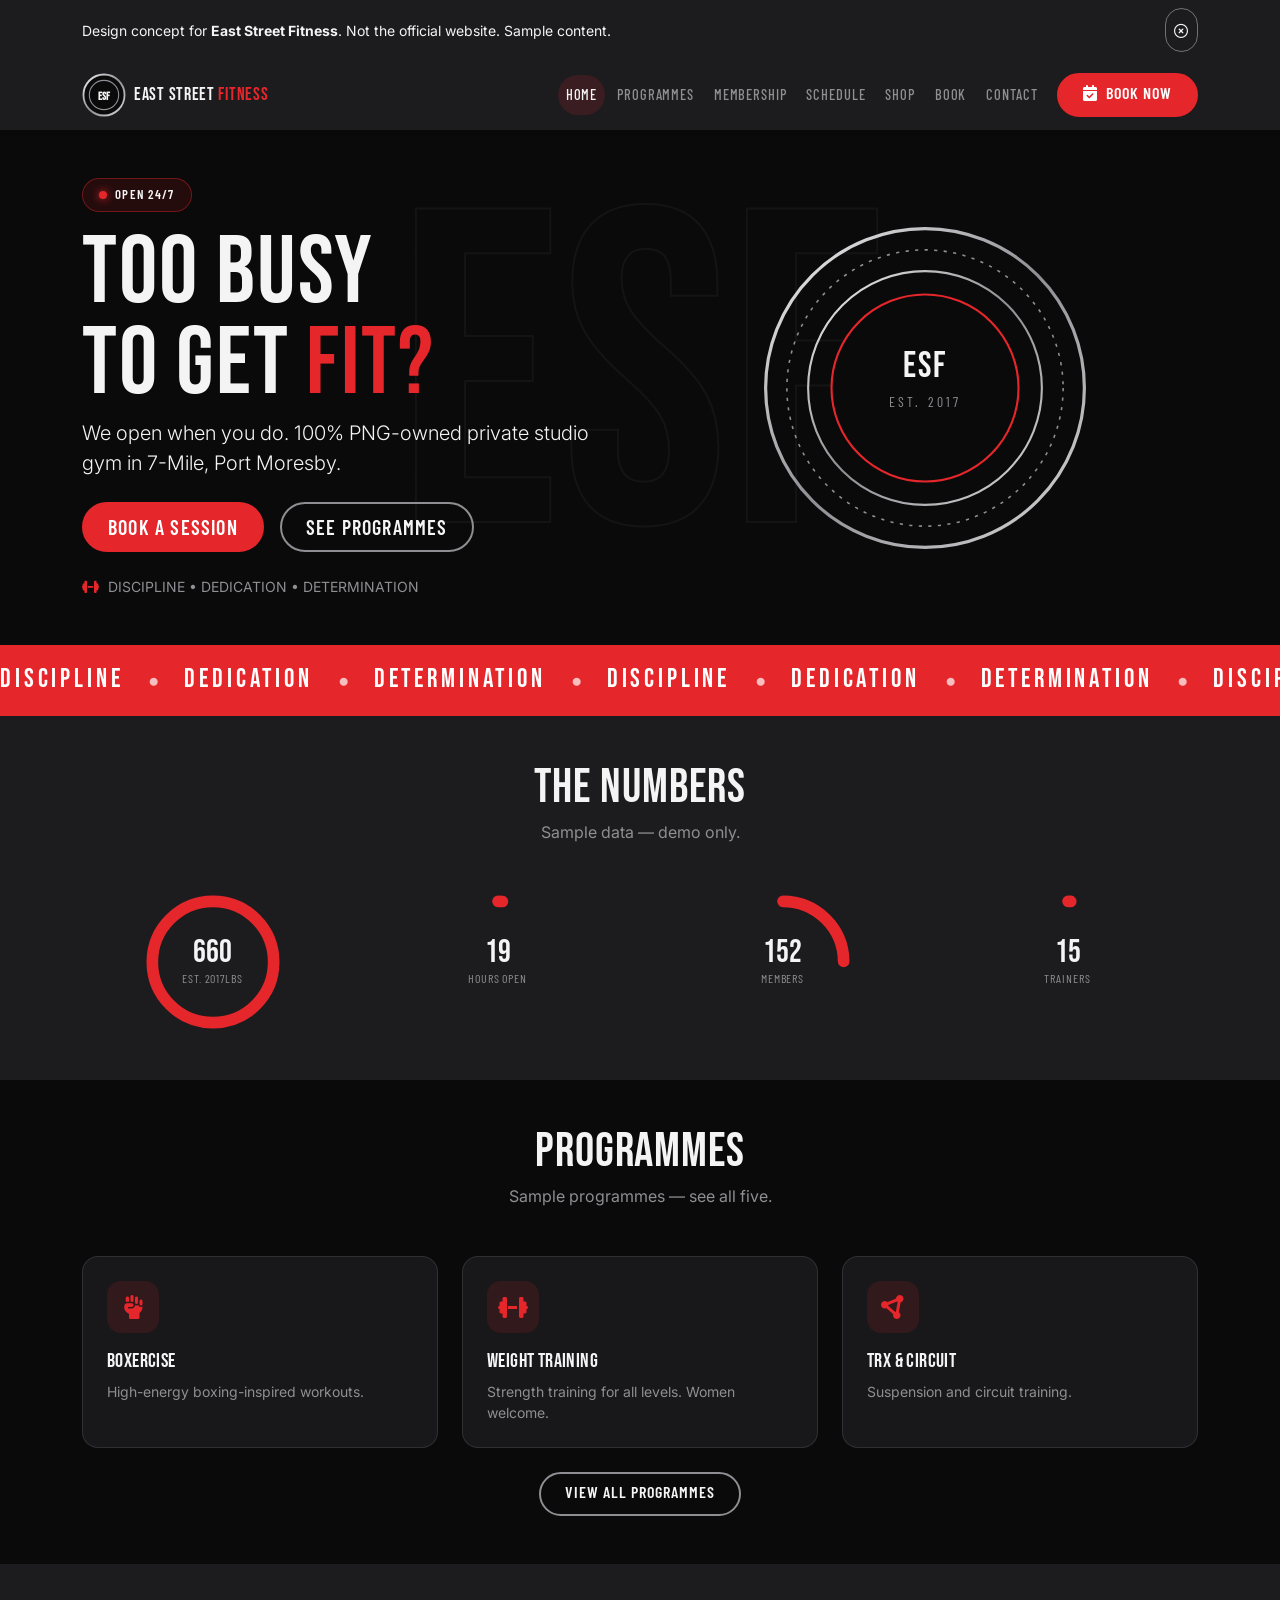
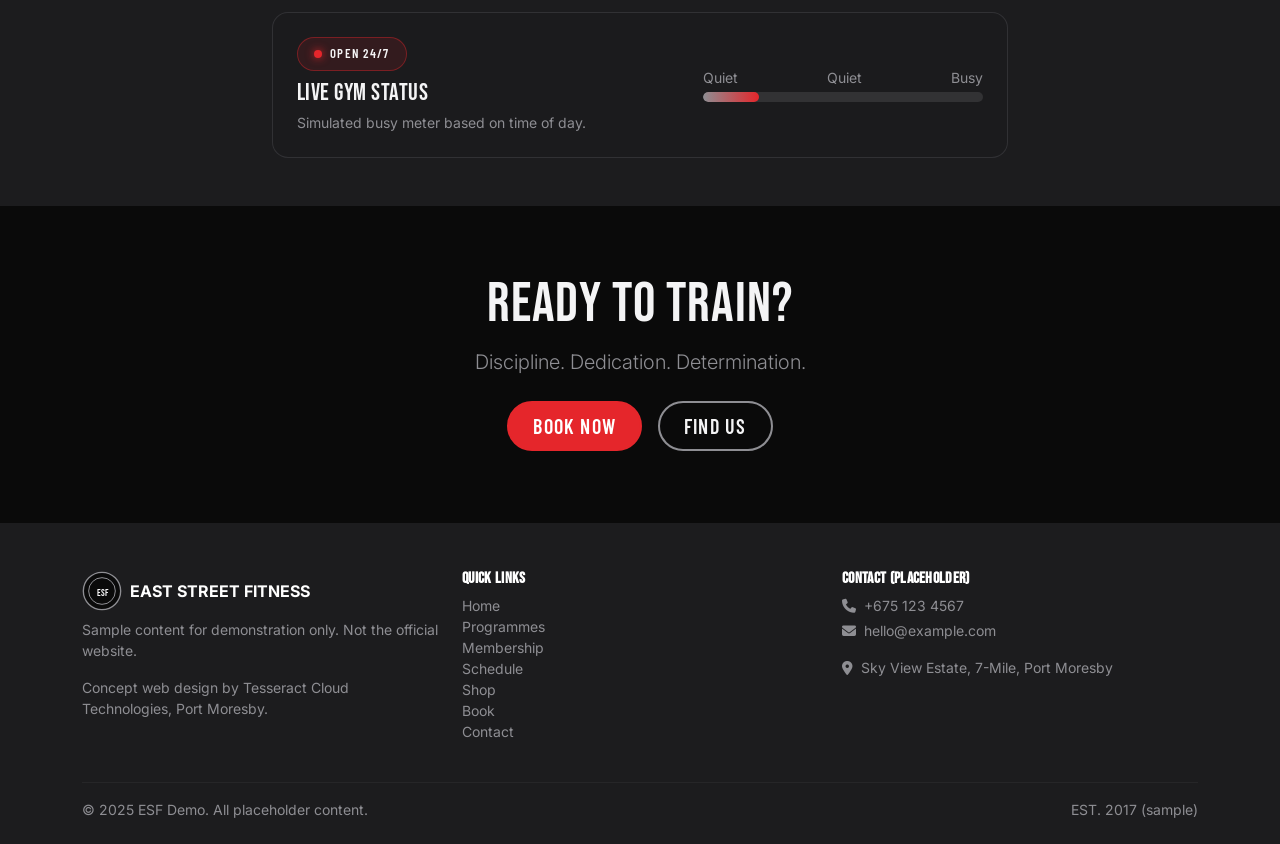
<file: index.html>
<!-- index.html -->
<!DOCTYPE html>
<html lang="en">
<head>
  <meta charset="UTF-8">
  <meta name="viewport" content="width=device-width, initial-scale=1.0">
  <title>East Street Fitness | Discipline. Dedication. Determination.</title>
  <meta name="description" content="100% PNG-owned 24-hour private studio gym at Sky View Estate, 7-Mile, Port Moresby. Personal training, group sessions, Fitwear.">
  <meta property="og:title" content="East Street Fitness | 24/7 Gym in Port Moresby">
  <meta property="og:description" content="Discipline. Dedication. Determination. Train with us 24/7.">
  <meta property="og:type" content="website">
  <meta property="og:url" content="https://example.com/esf">
  <meta property="og:image" content="https://via.placeholder.com/1200x630?text=East+Street+Fitness">
  <link rel="icon" href="data:image/svg+xml,%3Csvg xmlns='http://www.w3.org/2000/svg' viewBox='0 0 100 100'%3E%3Crect width='100' height='100' rx='14' fill='%230A0A0A'/%3E%3Ccircle cx='50' cy='50' r='38' fill='none' stroke='%23F4F4F5' stroke-width='4'/%3E%3Ccircle cx='50' cy='50' r='26' fill='none' stroke='%238E8E93' stroke-width='3'/%3E%3Ctext x='50' y='58' font-size='26' text-anchor='middle' fill='%23F4F4F5' font-family='Arial' font-weight='bold'%3EESF%3C/text%3E%3C/svg%3E">
  <link rel="preconnect" href="https://fonts.googleapis.com">
  <link rel="preconnect" href="https://fonts.gstatic.com" crossorigin>
  <link href="https://fonts.googleapis.com/css2?family=Bebas+Neue&family=Barlow+Condensed:wght@500;600;700&family=Inter:wght@400;500;600;700&display=swap" rel="stylesheet">
  <link href="https://cdn.jsdelivr.net/npm/bootstrap@5.3.3/dist/css/bootstrap.min.css" rel="stylesheet">
  <link rel="stylesheet" href="https://cdnjs.cloudflare.com/ajax/libs/font-awesome/6.5.2/css/all.min.css">
  <link rel="stylesheet" href="style.css">
</head>
<body>
  <a class="skip-link" href="#main">Skip to content</a>

  <div class="demo-bar text-center py-2 px-3" id="demoBar">
    <div class="container d-flex align-items-center justify-content-between flex-wrap gap-2">
      <span class="small mb-0">Design concept for <strong>East Street Fitness</strong>. Not the official website. Sample content.</span>
      <button class="btn btn-sm btn-outline-light rounded-pill" id="dismissDemoBar" aria-label="Dismiss demo bar"><i class="fa-regular fa-circle-xmark"></i></button>
    </div>
  </div>

  <nav class="navbar navbar-expand-lg navbar-dark bg-graphite sticky-top shadow-sm" aria-label="Main navigation">
    <div class="container">
      <a class="navbar-brand d-flex align-items-center gap-2" href="index.html">
        <span class="brand-badge" aria-hidden="true">
          <svg viewBox="0 0 60 60" width="44" height="44">
            <circle cx="30" cy="30" r="28" fill="#0A0A0A" stroke="url(#steelGrad)" stroke-width="2.5"/>
            <circle cx="30" cy="30" r="20" fill="none" stroke="#8E8E93" stroke-width="1.5"/>
            <text x="30" y="37" font-size="15" text-anchor="middle" fill="#F4F4F5" font-family="'Bebas Neue', Impact" font-weight="bold">ESF</text>
            <defs>
              <linearGradient id="steelGrad" x1="0" x2="1" y1="0" y2="1">
                <stop offset="0%" stop-color="#F4F4F5"/>
                <stop offset="50%" stop-color="#8E8E93"/>
                <stop offset="100%" stop-color="#D9D9DB"/>
              </linearGradient>
            </defs>
          </svg>
        </span>
        <span class="brand-text">EAST STREET <span class="text-red">FITNESS</span></span>
      </a>
      <button class="navbar-toggler" type="button" data-bs-toggle="collapse" data-bs-target="#mainNav" aria-controls="mainNav" aria-expanded="false" aria-label="Toggle navigation">
        <span class="navbar-toggler-icon"></span>
      </button>
      <div class="collapse navbar-collapse" id="mainNav">
        <ul class="navbar-nav ms-auto mb-2 mb-lg-0 gap-lg-1 align-items-lg-center">
          <li class="nav-item"><a class="nav-link active" aria-current="page" href="index.html">Home</a></li>
          <li class="nav-item"><a class="nav-link" href="programs.html">Programmes</a></li>
          <li class="nav-item"><a class="nav-link" href="membership.html">Membership</a></li>
          <li class="nav-item"><a class="nav-link" href="schedule.html">Schedule</a></li>
          <li class="nav-item"><a class="nav-link" href="shop.html">Shop</a></li>
          <li class="nav-item"><a class="nav-link" href="book.html">Book</a></li>
          <li class="nav-item"><a class="nav-link" href="contact.html">Contact</a></li>
          <li class="nav-item ms-lg-2 mt-2 mt-lg-0">
            <a class="btn btn-signal rounded-pill px-4" href="book.html">
              <i class="fa-solid fa-calendar-check me-1"></i> Book now
            </a>
          </li>
        </ul>
      </div>
    </div>
  </nav>

  <main id="main">
    <!-- HERO -->
    <section class="hero position-relative overflow-hidden">
      <div class="watermark-monogram" aria-hidden="true">ESF</div>
      <div class="container position-relative py-5">
        <div class="row align-items-center g-4 flex-column-reverse flex-lg-row">
          <div class="col-lg-6 text-center text-lg-start">
            <span class="badge-status mb-3"><span class="status-dot"></span> Open 24/7</span>
            <h1 class="display-1 hero-title">TOO BUSY<br>TO GET <span class="text-red">FIT?</span></h1>
            <p class="lead mb-4 text-steel">We open when you do. 100% PNG-owned private studio gym in 7-Mile, Port Moresby.</p>
            <div class="d-flex flex-wrap gap-3 justify-content-center justify-content-lg-start">
              <a href="book.html" class="btn btn-signal btn-lg px-4 rounded-pill">Book a session</a>
              <a href="programs.html" class="btn btn-outline-steel btn-lg px-4 rounded-pill">See programmes</a>
            </div>
            <p class="small text-steel-muted mt-4 mb-0"><i class="fa-solid fa-dumbbell me-1 text-red"></i> DISCIPLINE • DEDICATION • DETERMINATION</p>
          </div>
          <div class="col-lg-6 text-center">
            <div class="hero-badge-wrap">
              <svg viewBox="0 0 320 320" class="hero-badge" role="img" aria-label="East Street Fitness circular badge with concentric rings">
                <defs>
                  <linearGradient id="ringGrad" x1="0" x2="1" y1="0" y2="1">
                    <stop offset="0%" stop-color="#F4F4F5"/>
                    <stop offset="50%" stop-color="#8E8E93"/>
                    <stop offset="100%" stop-color="#D9D9DB"/>
                  </linearGradient>
                </defs>
                <circle cx="160" cy="160" r="150" fill="none" stroke="url(#ringGrad)" stroke-width="3"/>
                <circle cx="160" cy="160" r="130" fill="none" stroke="#8E8E93" stroke-width="1.5" stroke-dasharray="3 6"/>
                <circle cx="160" cy="160" r="110" fill="none" stroke="url(#ringGrad)" stroke-width="2"/>
                <circle cx="160" cy="160" r="88" fill="#0A0A0A" stroke="#E5262B" stroke-width="2"/>
                <text x="160" y="150" font-family="'Bebas Neue', Impact" font-size="34" text-anchor="middle" fill="#F4F4F5" letter-spacing="2">ESF</text>
                <text x="160" y="178" font-family="'Barlow Condensed', sans-serif" font-size="13" text-anchor="middle" fill="#8E8E93" letter-spacing="3">EST. 2017</text>
              </svg>
            </div>
          </div>
        </div>
      </div>
      <!-- <div class="diagonal-panel" aria-hidden="true"></div> -->
    </section>

    <!-- MARQUEE -->
    <div class="marquee-band overflow-hidden">
      <div class="marquee-track d-flex gap-4 py-3">
        <span class="marquee-item">DISCIPLINE</span><span class="marquee-dot">•</span>
        <span class="marquee-item">DEDICATION</span><span class="marquee-dot">•</span>
        <span class="marquee-item">DETERMINATION</span><span class="marquee-dot">•</span>
        <span class="marquee-item">DISCIPLINE</span><span class="marquee-dot">•</span>
        <span class="marquee-item">DEDICATION</span><span class="marquee-dot">•</span>
        <span class="marquee-item">DETERMINATION</span><span class="marquee-dot">•</span>
        <span class="marquee-item">DISCIPLINE</span><span class="marquee-dot">•</span>
        <span class="marquee-item">DEDICATION</span><span class="marquee-dot">•</span>
        <span class="marquee-item">DETERMINATION</span><span class="marquee-dot">•</span>
      </div>
    </div>

    <!-- STATS / PLATE GAUGES -->
    <section class="py-5 bg-graphite">
      <div class="container">
        <div class="text-center mb-5">
          <h2 class="display-5">The numbers</h2>
          <p class="text-steel-muted">Sample data — demo only.</p>
        </div>
        <div class="row g-4 text-center">
          <div class="col-6 col-md-3">
            <div class="plate-gauge" data-target="2017">
              <svg viewBox="0 0 120 120" class="gauge-svg">
                <circle cx="60" cy="60" r="52" fill="none" stroke="#1C1C1E" stroke-width="10"/>
                <circle cx="60" cy="60" r="52" fill="none" stroke="#E5262B" stroke-width="10" stroke-dasharray="327" stroke-dashoffset="327" stroke-linecap="round" class="gauge-fill"/>
              </svg>
              <div class="gauge-label"><span class="counter-value" data-target="2017">0</span><small>est. 2017lbs</small></div>
            </div>
          </div>
          <div class="col-6 col-md-3">
            <div class="plate-gauge" data-target="24">
              <svg viewBox="0 0 120 120" class="gauge-svg">
                <circle cx="60" cy="60" r="52" fill="none" stroke="#1C1C1E" stroke-width="10"/>
                <circle cx="60" cy="60" r="52" fill="none" stroke="#E5262B" stroke-width="10" stroke-dasharray="327" stroke-dashoffset="327" stroke-linecap="round" class="gauge-fill"/>
              </svg>
              <div class="gauge-label"><span class="counter-value" data-target="24">0</span><small>hours open</small></div>
            </div>
          </div>
          <div class="col-6 col-md-3">
            <div class="plate-gauge" data-target="500">
              <svg viewBox="0 0 120 120" class="gauge-svg">
                <circle cx="60" cy="60" r="52" fill="none" stroke="#1C1C1E" stroke-width="10"/>
                <circle cx="60" cy="60" r="52" fill="none" stroke="#E5262B" stroke-width="10" stroke-dasharray="327" stroke-dashoffset="327" stroke-linecap="round" class="gauge-fill"/>
              </svg>
              <div class="gauge-label"><span class="counter-value" data-target="500">0</span><small>members</small></div>
            </div>
          </div>
          <div class="col-6 col-md-3">
            <div class="plate-gauge" data-target="15">
              <svg viewBox="0 0 120 120" class="gauge-svg">
                <circle cx="60" cy="60" r="52" fill="none" stroke="#1C1C1E" stroke-width="10"/>
                <circle cx="60" cy="60" r="52" fill="none" stroke="#E5262B" stroke-width="10" stroke-dasharray="327" stroke-dashoffset="327" stroke-linecap="round" class="gauge-fill"/>
              </svg>
              <div class="gauge-label"><span class="counter-value" data-target="15">0</span><small>trainers</small></div>
            </div>
          </div>
        </div>
      </div>
    </section>

    <!-- PROGRAMMES PREVIEW -->
    <section class="py-5 bg-charcoal">
      <div class="container">
        <div class="text-center mb-5">
          <h2 class="display-5">Programmes</h2>
          <p class="text-steel-muted">Sample programmes — see all five.</p>
        </div>
        <div class="row g-4">
          <div class="col-md-4">
            <div class="programme-card p-4 h-100">
              <div class="programme-icon mb-3"><i class="fa-solid fa-hand-fist"></i></div>
              <h3 class="h5">Boxercise</h3>
              <p class="text-steel-muted small mb-0">High-energy boxing-inspired workouts.</p>
            </div>
          </div>
          <div class="col-md-4">
            <div class="programme-card p-4 h-100">
              <div class="programme-icon mb-3"><i class="fa-solid fa-dumbbell"></i></div>
              <h3 class="h5">Weight training</h3>
              <p class="text-steel-muted small mb-0">Strength training for all levels. Women welcome.</p>
            </div>
          </div>
          <div class="col-md-4">
            <div class="programme-card p-4 h-100">
              <div class="programme-icon mb-3"><i class="fa-solid fa-circle-nodes"></i></div>
              <h3 class="h5">TRX & circuit</h3>
              <p class="text-steel-muted small mb-0">Suspension and circuit training.</p>
            </div>
          </div>
        </div>
        <div class="text-center mt-4">
          <a href="programs.html" class="btn btn-outline-steel rounded-pill px-4">View all programmes</a>
        </div>
      </div>
    </section>

    <!-- LIVE GYM STATUS -->
    <section class="py-5 bg-graphite">
      <div class="container">
        <div class="row justify-content-center">
          <div class="col-lg-8">
            <div class="live-status-card p-4 rounded-4">
              <div class="d-flex flex-wrap justify-content-between align-items-center gap-3">
                <div>
                  <span class="badge-status mb-2"><span class="status-dot"></span> Open 24/7</span>
                  <h2 class="h4 mb-1">Live gym status</h2>
                  <p class="text-steel-muted small mb-0">Simulated busy meter based on time of day.</p>
                </div>
                <div class="busy-meter-wrap">
                  <div class="d-flex justify-content-between small text-steel-muted mb-1">
                    <span>Quiet</span><span id="busyLabel">Moderate</span><span>Busy</span>
                  </div>
                  <div class="busy-meter"><div class="busy-fill" id="busyFill"></div></div>
                </div>
              </div>
            </div>
          </div>
        </div>
      </div>
    </section>

    <!-- CTA -->
    <section class="py-5 bg-charcoal text-center">
      <div class="container py-4">
        <h2 class="display-4 mb-3">Ready to train?</h2>
        <p class="lead text-steel-muted mb-4">Discipline. Dedication. Determination.</p>
        <div class="d-flex flex-wrap gap-3 justify-content-center">
          <a href="book.html" class="btn btn-signal btn-lg px-4 rounded-pill">Book now</a>
          <a href="contact.html" class="btn btn-outline-steel btn-lg px-4 rounded-pill">Find us</a>
        </div>
      </div>
    </section>
  </main>

  <footer class="footer bg-graphite text-steel pt-5 pb-4">
    <div class="container">
      <div class="row g-4">
        <div class="col-md-4">
          <div class="d-flex align-items-center gap-2 mb-2">
            <svg viewBox="0 0 60 60" width="40" height="40"><circle cx="30" cy="30" r="28" fill="#0A0A0A" stroke="#8E8E93" stroke-width="2"/><circle cx="30" cy="30" r="20" fill="none" stroke="#8E8E93" stroke-width="1.5"/><text x="30" y="37" font-size="15" text-anchor="middle" fill="#F4F4F5" font-family="'Bebas Neue', Impact">ESF</text></svg>
            <span class="fw-bold text-white">EAST STREET FITNESS</span>
          </div>
          <p class="small text-steel-muted">Sample content for demonstration only. Not the official website.</p>
          <p class="small text-steel-muted">Concept web design by Tesseract Cloud Technologies, Port Moresby.</p>
        </div>
        <div class="col-md-4">
          <h6 class="fw-semibold text-white">Quick links</h6>
          <ul class="list-unstyled small">
            <li><a href="index.html" class="text-steel-muted text-decoration-none">Home</a></li>
            <li><a href="programs.html" class="text-steel-muted text-decoration-none">Programmes</a></li>
            <li><a href="membership.html" class="text-steel-muted text-decoration-none">Membership</a></li>
            <li><a href="schedule.html" class="text-steel-muted text-decoration-none">Schedule</a></li>
            <li><a href="shop.html" class="text-steel-muted text-decoration-none">Shop</a></li>
            <li><a href="book.html" class="text-steel-muted text-decoration-none">Book</a></li>
            <li><a href="contact.html" class="text-steel-muted text-decoration-none">Contact</a></li>
          </ul>
        </div>
        <div class="col-md-4">
          <h6 class="fw-semibold text-white">Contact (placeholder)</h6>
          <p class="small text-steel-muted mb-1"><i class="fa-solid fa-phone me-2"></i>+675 123 4567</p>
          <p class="small text-steel-muted"><i class="fa-solid fa-envelope me-2"></i>hello@example.com</p>
          <p class="small text-steel-muted"><i class="fa-solid fa-location-dot me-2"></i>Sky View Estate, 7-Mile, Port Moresby</p>
        </div>
      </div>
      <hr class="border-steel opacity-25 mt-4">
      <div class="d-flex flex-wrap justify-content-between align-items-center small text-steel-muted">
        <span>© 2025 ESF Demo. All placeholder content.</span>
        <span>EST. 2017 (sample)</span>
      </div>
    </div>
  </footer>

  <div class="mobile-action-bar d-block d-sm-none fixed-bottom bg-graphite border-top border-steel shadow-sm py-2">
    <div class="container d-flex justify-content-around">
      <a href="book.html" class="btn btn-signal rounded-pill px-3 py-2" aria-label="Book a session"><i class="fa-solid fa-calendar-check me-1"></i> Book</a>
      <a href="https://wa.me/67512345678?text=Hello%20East%20Street%20Fitness%20demo" class="btn btn-success rounded-pill px-3 py-2" aria-label="WhatsApp us"><i class="fa-brands fa-whatsapp me-1"></i> WhatsApp</a>
    </div>
  </div>

  <script src="https://cdn.jsdelivr.net/npm/bootstrap@5.3.3/dist/js/bootstrap.bundle.min.js"></script>
  <script src="main.js"></script>
</body>
</html>
</file>
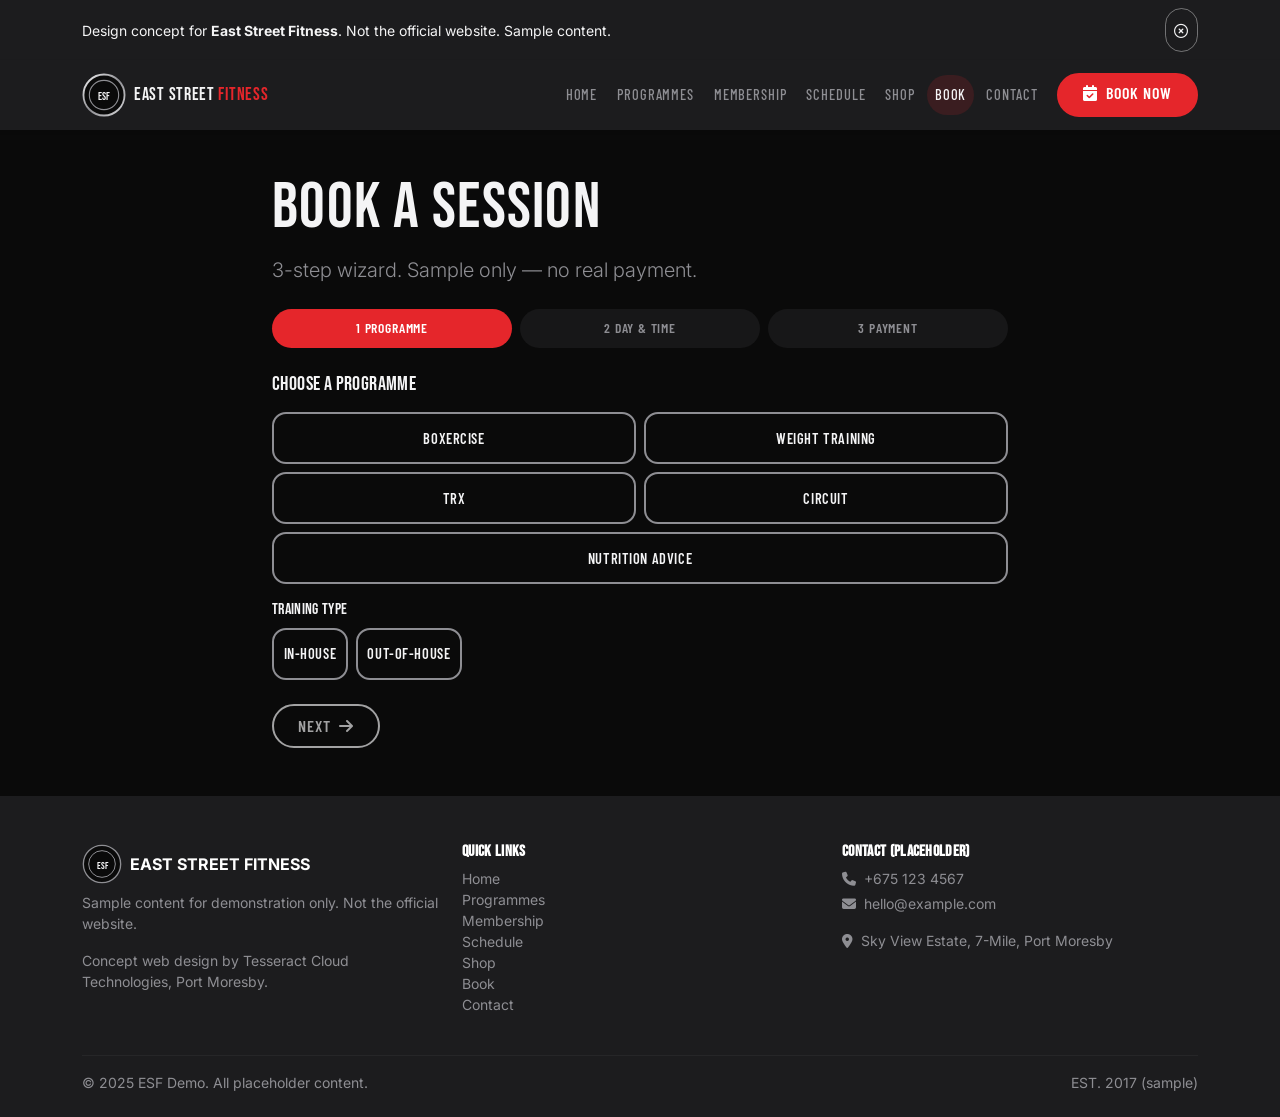
<file: book.html>
<!-- book.html -->
<!DOCTYPE html>
<html lang="en">
<head>
  <meta charset="UTF-8">
  <meta name="viewport" content="width=device-width, initial-scale=1.0">
  <title>Book a Session | East Street Fitness</title>
  <meta name="description" content="3-step booking wizard with demo payment. Sample booking flow for ESF.">
  <meta property="og:title" content="Book – East Street Fitness">
  <meta property="og:description" content="3-step booking wizard with payment mockup.">
  <meta property="og:type" content="website">
  <meta property="og:url" content="https://example.com/esf/book">
  <meta property="og:image" content="https://via.placeholder.com/1200x630?text=Book">
  <link rel="icon" href="data:image/svg+xml,%3Csvg xmlns='http://www.w3.org/2000/svg' viewBox='0 0 100 100'%3E%3Crect width='100' height='100' rx='14' fill='%230A0A0A'/%3E%3Ccircle cx='50' cy='50' r='38' fill='none' stroke='%23F4F4F5' stroke-width='4'/%3E%3Ccircle cx='50' cy='50' r='26' fill='none' stroke='%238E8E93' stroke-width='3'/%3E%3Ctext x='50' y='58' font-size='26' text-anchor='middle' fill='%23F4F4F5' font-family='Arial' font-weight='bold'%3EESF%3C/text%3E%3C/svg%3E">
  <link rel="preconnect" href="https://fonts.googleapis.com">
  <link rel="preconnect" href="https://fonts.gstatic.com" crossorigin>
  <link href="https://fonts.googleapis.com/css2?family=Bebas+Neue&family=Barlow+Condensed:wght@500;600;700&family=Inter:wght@400;500;600;700&display=swap" rel="stylesheet">
  <link href="https://cdn.jsdelivr.net/npm/bootstrap@5.3.3/dist/css/bootstrap.min.css" rel="stylesheet">
  <link rel="stylesheet" href="https://cdnjs.cloudflare.com/ajax/libs/font-awesome/6.5.2/css/all.min.css">
  <link rel="stylesheet" href="style.css">
</head>
<body>
  <a class="skip-link" href="#main">Skip to content</a>

  <div class="demo-bar text-center py-2 px-3" id="demoBar">
    <div class="container d-flex align-items-center justify-content-between flex-wrap gap-2">
      <span class="small mb-0">Design concept for <strong>East Street Fitness</strong>. Not the official website. Sample content.</span>
      <button class="btn btn-sm btn-outline-light rounded-pill" id="dismissDemoBar" aria-label="Dismiss demo bar"><i class="fa-regular fa-circle-xmark"></i></button>
    </div>
  </div>

  <nav class="navbar navbar-expand-lg navbar-dark bg-graphite sticky-top shadow-sm" aria-label="Main navigation">
    <div class="container">
      <a class="navbar-brand d-flex align-items-center gap-2" href="index.html">
        <span class="brand-badge" aria-hidden="true"><svg viewBox="0 0 60 60" width="44" height="44"><circle cx="30" cy="30" r="28" fill="#0A0A0A" stroke="url(#steelGrad)" stroke-width="2.5"/><circle cx="30" cy="30" r="20" fill="none" stroke="#8E8E93" stroke-width="1.5"/><text x="30" y="37" font-size="15" text-anchor="middle" fill="#F4F4F5" font-family="'Bebas Neue', Impact">ESF</text><defs><linearGradient id="steelGrad" x1="0" x2="1" y1="0" y2="1"><stop offset="0%" stop-color="#F4F4F5"/><stop offset="50%" stop-color="#8E8E93"/><stop offset="100%" stop-color="#D9D9DB"/></linearGradient></defs></svg></span>
        <span class="brand-text">EAST STREET <span class="text-red">FITNESS</span></span>
      </a>
      <button class="navbar-toggler" type="button" data-bs-toggle="collapse" data-bs-target="#mainNav" aria-controls="mainNav" aria-expanded="false" aria-label="Toggle navigation"><span class="navbar-toggler-icon"></span></button>
      <div class="collapse navbar-collapse" id="mainNav">
        <ul class="navbar-nav ms-auto mb-2 mb-lg-0 gap-lg-1 align-items-lg-center">
          <li class="nav-item"><a class="nav-link" href="index.html">Home</a></li>
          <li class="nav-item"><a class="nav-link" href="programs.html">Programmes</a></li>
          <li class="nav-item"><a class="nav-link" href="membership.html">Membership</a></li>
          <li class="nav-item"><a class="nav-link" href="schedule.html">Schedule</a></li>
          <li class="nav-item"><a class="nav-link" href="shop.html">Shop</a></li>
          <li class="nav-item"><a class="nav-link active" aria-current="page" href="book.html">Book</a></li>
          <li class="nav-item"><a class="nav-link" href="contact.html">Contact</a></li>
          <li class="nav-item ms-lg-2 mt-2 mt-lg-0"><a class="btn btn-signal rounded-pill px-4" href="book.html"><i class="fa-solid fa-calendar-check me-1"></i> Book now</a></li>
        </ul>
      </div>
    </div>
  </nav>

  <main id="main">
    <section class="py-5 bg-charcoal">
      <div class="container">
        <div class="row justify-content-center">
          <div class="col-lg-8">
            <h1 class="display-3 mb-3">Book a session</h1>
            <p class="lead text-steel-muted mb-4">3-step wizard. Sample only — no real payment.</p>

            <!-- Wizard -->
            <div class="wizard-wrap">
              <!-- Step indicators -->
              <div class="wizard-steps d-flex gap-2 mb-4">
                <div class="wizard-step active" data-step="1">1 <span>Programme</span></div>
                <div class="wizard-step" data-step="2">2 <span>Day & time</span></div>
                <div class="wizard-step" data-step="3">3 <span>Payment</span></div>
              </div>

              <!-- Step 1 -->
              <div class="wizard-panel" id="wizardStep1">
                <h2 class="h5 mb-3">Choose a programme</h2>
                <div class="row g-2 mb-3">
                  <div class="col-6"><button class="btn wizard-option w-100" data-programme="Boxercise">Boxercise</button></div>
                  <div class="col-6"><button class="btn wizard-option w-100" data-programme="Weight training">Weight training</button></div>
                  <div class="col-6"><button class="btn wizard-option w-100" data-programme="TRX">TRX</button></div>
                  <div class="col-6"><button class="btn wizard-option w-100" data-programme="Circuit">Circuit</button></div>
                  <div class="col-12"><button class="btn wizard-option w-100" data-programme="Nutrition advice">Nutrition advice</button></div>
                </div>
                <h2 class="h6 mb-2">Training type</h2>
                <div class="d-flex gap-2 mb-4">
                  <button class="btn wizard-option" data-type="inhouse">In-house</button>
                  <button class="btn wizard-option" data-type="outofhouse">Out-of-house</button>
                </div>
                <button class="btn btn-signal rounded-pill px-4" id="wizardNext1" disabled>Next <i class="fa-solid fa-arrow-right ms-1"></i></button>
              </div>

              <!-- Step 2 -->
              <div class="wizard-panel d-none" id="wizardStep2">
                <h2 class="h5 mb-3">Pick a day</h2>
                <div class="d-flex gap-2 overflow-auto pb-2 mb-3">
                  <button class="btn wizard-option day-option" data-day="Mon">Mon</button>
                  <button class="btn wizard-option day-option" data-day="Tue">Tue</button>
                  <button class="btn wizard-option day-option" data-day="Wed">Wed</button>
                  <button class="btn wizard-option day-option" data-day="Thu">Thu</button>
                  <button class="btn wizard-option day-option" data-day="Fri">Fri</button>
                  <button class="btn wizard-option day-option" data-day="Sat">Sat</button>
                </div>
                <h2 class="h5 mb-3">Pick a time</h2>
                <div class="row g-2 mb-4" id="timeSlots">
                  <div class="col-4 col-md-3"><button class="btn wizard-option w-100 time-slot" data-time="6:00">6:00</button></div>
                  <div class="col-4 col-md-3"><button class="btn wizard-option w-100 time-slot" data-time="9:00">9:00</button></div>
                  <div class="col-4 col-md-3"><button class="btn wizard-option w-100 time-slot" data-time="12:00">12:00</button></div>
                  <div class="col-4 col-md-3"><button class="btn wizard-option w-100 time-slot" data-time="17:00">17:00</button></div>
                  <div class="col-4 col-md-3"><button class="btn wizard-option w-100 time-slot" data-time="19:00">19:00</button></div>
                </div>
                <div class="d-flex gap-2">
                  <button class="btn btn-outline-steel rounded-pill px-4" id="wizardBack2"><i class="fa-solid fa-arrow-left me-1"></i> Back</button>
                  <button class="btn btn-signal rounded-pill px-4" id="wizardNext2" disabled>Next <i class="fa-solid fa-arrow-right ms-1"></i></button>
                </div>
              </div>

              <!-- Step 3 -->
              <div class="wizard-panel d-none" id="wizardStep3">
                <h2 class="h5 mb-3">Review & pay</h2>
                <div class="review-box p-3 rounded-3 mb-3">
                  <p class="mb-1"><strong>Programme:</strong> <span id="reviewProgramme">—</span></p>
                  <p class="mb-1"><strong>Type:</strong> <span id="reviewType">—</span></p>
                  <p class="mb-1"><strong>Day:</strong> <span id="reviewDay">—</span></p>
                  <p class="mb-1"><strong>Time:</strong> <span id="reviewTime">—</span></p>
                  <p class="mb-0"><strong>Price:</strong> <span id="reviewPrice">K30</span></p>
                </div>
                <div class="mb-3">
                  <label class="form-label text-steel">Payment method</label>
                  <div class="d-flex gap-2 mb-2">
                    <button class="btn wizard-option active" data-pay="card">Card</button>
                    <button class="btn wizard-option" data-pay="mobile">Mobile money</button>
                  </div>
                  <div id="cardFields">
                    <input type="text" class="form-control mb-2" placeholder="Card number (demo)" maxlength="19" inputmode="numeric">
                    <div class="d-flex gap-2">
                      <input type="text" class="form-control" placeholder="MM/YY" maxlength="5">
                      <input type="text" class="form-control" placeholder="CVC" maxlength="4">
                    </div>
                  </div>
                  <div id="mobileFields" class="d-none">
                    <input type="tel" class="form-control" placeholder="Mobile number (demo)" inputmode="tel">
                  </div>
                </div>
                <div class="d-flex gap-2">
                  <button class="btn btn-outline-steel rounded-pill px-4" id="wizardBack3"><i class="fa-solid fa-arrow-left me-1"></i> Back</button>
                  <button class="btn btn-signal rounded-pill px-4" id="wizardConfirm">Confirm booking</button>
                </div>
              </div>

              <!-- Confirmation -->
              <div class="wizard-panel d-none" id="wizardConfirmation">
                <div class="confirmation-card p-4 rounded-4 text-center">
                  <i class="fa-solid fa-circle-check fa-3x text-red mb-3"></i>
                  <h2 class="h4">Booking confirmed!</h2>
                  <p class="text-steel-muted">Sample confirmation — no real payment was processed.</p>
                  <p class="mb-1"><strong>Reference:</strong> <span id="bookingRef">ESF-XXXX</span></p>
                  <p class="small text-steel-muted mb-3">Keep this reference for your records.</p>
                  <a href="index.html" class="btn btn-outline-steel rounded-pill px-4">Back to home</a>
                </div>
              </div>
            </div>
          </div>
        </div>
      </div>
    </section>
  </main>

  <footer class="footer bg-graphite text-steel pt-5 pb-4">
    <div class="container">
      <div class="row g-4">
        <div class="col-md-4">
          <div class="d-flex align-items-center gap-2 mb-2">
            <svg viewBox="0 0 60 60" width="40" height="40"><circle cx="30" cy="30" r="28" fill="#0A0A0A" stroke="#8E8E93" stroke-width="2"/><circle cx="30" cy="30" r="20" fill="none" stroke="#8E8E93" stroke-width="1.5"/><text x="30" y="37" font-size="15" text-anchor="middle" fill="#F4F4F5" font-family="'Bebas Neue', Impact">ESF</text></svg>
            <span class="fw-bold text-white">EAST STREET FITNESS</span>
          </div>
          <p class="small text-steel-muted">Sample content for demonstration only. Not the official website.</p>
          <p class="small text-steel-muted">Concept web design by Tesseract Cloud Technologies, Port Moresby.</p>
        </div>
        <div class="col-md-4">
          <h6 class="fw-semibold text-white">Quick links</h6>
          <ul class="list-unstyled small">
            <li><a href="index.html" class="text-steel-muted text-decoration-none">Home</a></li>
            <li><a href="programs.html" class="text-steel-muted text-decoration-none">Programmes</a></li>
            <li><a href="membership.html" class="text-steel-muted text-decoration-none">Membership</a></li>
            <li><a href="schedule.html" class="text-steel-muted text-decoration-none">Schedule</a></li>
            <li><a href="shop.html" class="text-steel-muted text-decoration-none">Shop</a></li>
            <li><a href="book.html" class="text-steel-muted text-decoration-none">Book</a></li>
            <li><a href="contact.html" class="text-steel-muted text-decoration-none">Contact</a></li>
          </ul>
        </div>
        <div class="col-md-4">
          <h6 class="fw-semibold text-white">Contact (placeholder)</h6>
          <p class="small text-steel-muted mb-1"><i class="fa-solid fa-phone me-2"></i>+675 123 4567</p>
          <p class="small text-steel-muted"><i class="fa-solid fa-envelope me-2"></i>hello@example.com</p>
          <p class="small text-steel-muted"><i class="fa-solid fa-location-dot me-2"></i>Sky View Estate, 7-Mile, Port Moresby</p>
        </div>
      </div>
      <hr class="border-steel opacity-25 mt-4">
      <div class="d-flex flex-wrap justify-content-between align-items-center small text-steel-muted">
        <span>© 2025 ESF Demo. All placeholder content.</span>
        <span>EST. 2017 (sample)</span>
      </div>
    </div>
  </footer>

  <div class="mobile-action-bar d-block d-sm-none fixed-bottom bg-graphite border-top border-steel shadow-sm py-2">
    <div class="container d-flex justify-content-around">
      <a href="book.html" class="btn btn-signal rounded-pill px-3 py-2" aria-label="Book a session"><i class="fa-solid fa-calendar-check me-1"></i> Book</a>
      <a href="https://wa.me/67512345678?text=Hello%20East%20Street%20Fitness%20demo" class="btn btn-success rounded-pill px-3 py-2" aria-label="WhatsApp us"><i class="fa-brands fa-whatsapp me-1"></i> WhatsApp</a>
    </div>
  </div>

  <script src="https://cdn.jsdelivr.net/npm/bootstrap@5.3.3/dist/js/bootstrap.bundle.min.js"></script>
  <script src="main.js"></script>
</body>
</html>
</file>
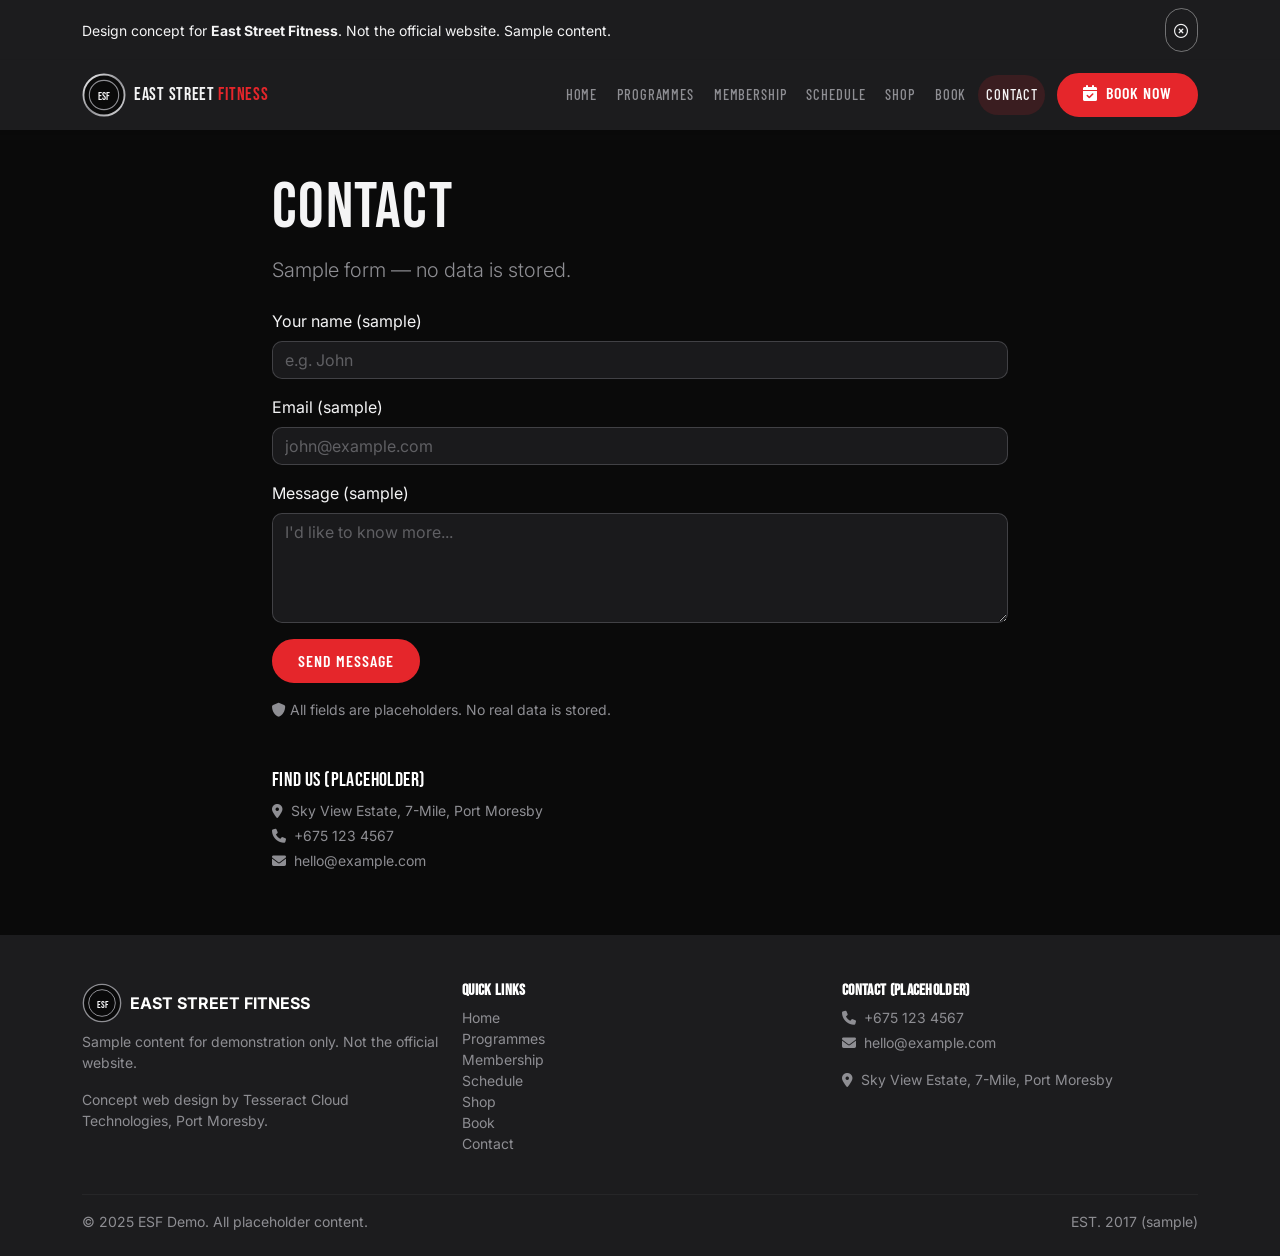
<file: contact.html>
<!-- contact.html -->
<!DOCTYPE html>
<html lang="en">
<head>
  <meta charset="UTF-8">
  <meta name="viewport" content="width=device-width, initial-scale=1.0">
  <title>Contact | East Street Fitness</title>
  <meta name="description" content="Contact East Street Fitness at Sky View Estate, 7-Mile, Port Moresby. Sample contact form.">
  <meta property="og:title" content="Contact – East Street Fitness">
  <meta property="og:description" content="Get in touch with ESF. Sample form and placeholder details.">
  <meta property="og:type" content="website">
  <meta property="og:url" content="https://example.com/esf/contact">
  <meta property="og:image" content="https://via.placeholder.com/1200x630?text=Contact">
  <link rel="icon" href="data:image/svg+xml,%3Csvg xmlns='http://www.w3.org/2000/svg' viewBox='0 0 100 100'%3E%3Crect width='100' height='100' rx='14' fill='%230A0A0A'/%3E%3Ccircle cx='50' cy='50' r='38' fill='none' stroke='%23F4F4F5' stroke-width='4'/%3E%3Ccircle cx='50' cy='50' r='26' fill='none' stroke='%238E8E93' stroke-width='3'/%3E%3Ctext x='50' y='58' font-size='26' text-anchor='middle' fill='%23F4F4F5' font-family='Arial' font-weight='bold'%3EESF%3C/text%3E%3C/svg%3E">
  <link rel="preconnect" href="https://fonts.googleapis.com">
  <link rel="preconnect" href="https://fonts.gstatic.com" crossorigin>
  <link href="https://fonts.googleapis.com/css2?family=Bebas+Neue&family=Barlow+Condensed:wght@500;600;700&family=Inter:wght@400;500;600;700&display=swap" rel="stylesheet">
  <link href="https://cdn.jsdelivr.net/npm/bootstrap@5.3.3/dist/css/bootstrap.min.css" rel="stylesheet">
  <link rel="stylesheet" href="https://cdnjs.cloudflare.com/ajax/libs/font-awesome/6.5.2/css/all.min.css">
  <link rel="stylesheet" href="style.css">
</head>
<body>
  <a class="skip-link" href="#main">Skip to content</a>

  <div class="demo-bar text-center py-2 px-3" id="demoBar">
    <div class="container d-flex align-items-center justify-content-between flex-wrap gap-2">
      <span class="small mb-0">Design concept for <strong>East Street Fitness</strong>. Not the official website. Sample content.</span>
      <button class="btn btn-sm btn-outline-light rounded-pill" id="dismissDemoBar" aria-label="Dismiss demo bar"><i class="fa-regular fa-circle-xmark"></i></button>
    </div>
  </div>

  <nav class="navbar navbar-expand-lg navbar-dark bg-graphite sticky-top shadow-sm" aria-label="Main navigation">
    <div class="container">
      <a class="navbar-brand d-flex align-items-center gap-2" href="index.html">
        <span class="brand-badge" aria-hidden="true"><svg viewBox="0 0 60 60" width="44" height="44"><circle cx="30" cy="30" r="28" fill="#0A0A0A" stroke="url(#steelGrad)" stroke-width="2.5"/><circle cx="30" cy="30" r="20" fill="none" stroke="#8E8E93" stroke-width="1.5"/><text x="30" y="37" font-size="15" text-anchor="middle" fill="#F4F4F5" font-family="'Bebas Neue', Impact">ESF</text><defs><linearGradient id="steelGrad" x1="0" x2="1" y1="0" y2="1"><stop offset="0%" stop-color="#F4F4F5"/><stop offset="50%" stop-color="#8E8E93"/><stop offset="100%" stop-color="#D9D9DB"/></linearGradient></defs></svg></span>
        <span class="brand-text">EAST STREET <span class="text-red">FITNESS</span></span>
      </a>
      <button class="navbar-toggler" type="button" data-bs-toggle="collapse" data-bs-target="#mainNav" aria-controls="mainNav" aria-expanded="false" aria-label="Toggle navigation"><span class="navbar-toggler-icon"></span></button>
      <div class="collapse navbar-collapse" id="mainNav">
        <ul class="navbar-nav ms-auto mb-2 mb-lg-0 gap-lg-1 align-items-lg-center">
          <li class="nav-item"><a class="nav-link" href="index.html">Home</a></li>
          <li class="nav-item"><a class="nav-link" href="programs.html">Programmes</a></li>
          <li class="nav-item"><a class="nav-link" href="membership.html">Membership</a></li>
          <li class="nav-item"><a class="nav-link" href="schedule.html">Schedule</a></li>
          <li class="nav-item"><a class="nav-link" href="shop.html">Shop</a></li>
          <li class="nav-item"><a class="nav-link" href="book.html">Book</a></li>
          <li class="nav-item"><a class="nav-link active" aria-current="page" href="contact.html">Contact</a></li>
          <li class="nav-item ms-lg-2 mt-2 mt-lg-0"><a class="btn btn-signal rounded-pill px-4" href="book.html"><i class="fa-solid fa-calendar-check me-1"></i> Book now</a></li>
        </ul>
      </div>
    </div>
  </nav>

  <main id="main">
    <section class="py-5 bg-charcoal">
      <div class="container">
        <div class="row justify-content-center">
          <div class="col-lg-8">
            <h1 class="display-3 mb-3">Contact</h1>
            <p class="lead text-steel-muted mb-4">Sample form — no data is stored.</p>

            <form id="contactForm" novalidate>
              <div class="mb-3">
                <label for="contactName" class="form-label text-steel">Your name (sample)</label>
                <input type="text" class="form-control" id="contactName" placeholder="e.g. John" required>
              </div>
              <div class="mb-3">
                <label for="contactEmail" class="form-label text-steel">Email (sample)</label>
                <input type="email" class="form-control" id="contactEmail" placeholder="john@example.com" required>
              </div>
              <div class="mb-3">
                <label for="contactMessage" class="form-label text-steel">Message (sample)</label>
                <textarea class="form-control" id="contactMessage" rows="4" placeholder="I'd like to know more..." required></textarea>
              </div>
              <button type="submit" class="btn btn-signal rounded-pill px-4">Send message</button>
            </form>

            <div id="contactSuccess" class="alert alert-success mt-4 d-none" role="alert">
              <i class="fa-regular fa-circle-check me-2"></i> Thank you! Your sample message was received.
              <a id="contactWhatsapp" href="#" target="_blank" rel="noopener" class="btn btn-success btn-sm rounded-pill mt-2 d-block">
                <i class="fa-brands fa-whatsapp me-1"></i> Continue on WhatsApp
              </a>
            </div>
            <p class="small text-steel-muted mt-3"><i class="fa-solid fa-shield"></i> All fields are placeholders. No real data is stored.</p>

            <div class="mt-5">
              <h2 class="h5 text-white">Find us (placeholder)</h2>
              <p class="text-steel-muted small mb-1"><i class="fa-solid fa-location-dot me-2"></i>Sky View Estate, 7-Mile, Port Moresby</p>
              <p class="text-steel-muted small mb-1"><i class="fa-solid fa-phone me-2"></i>+675 123 4567</p>
              <p class="text-steel-muted small"><i class="fa-solid fa-envelope me-2"></i>hello@example.com</p>
            </div>
          </div>
        </div>
      </div>
    </section>
  </main>

  <footer class="footer bg-graphite text-steel pt-5 pb-4">
    <div class="container">
      <div class="row g-4">
        <div class="col-md-4">
          <div class="d-flex align-items-center gap-2 mb-2">
            <svg viewBox="0 0 60 60" width="40" height="40"><circle cx="30" cy="30" r="28" fill="#0A0A0A" stroke="#8E8E93" stroke-width="2"/><circle cx="30" cy="30" r="20" fill="none" stroke="#8E8E93" stroke-width="1.5"/><text x="30" y="37" font-size="15" text-anchor="middle" fill="#F4F4F5" font-family="'Bebas Neue', Impact">ESF</text></svg>
            <span class="fw-bold text-white">EAST STREET FITNESS</span>
          </div>
          <p class="small text-steel-muted">Sample content for demonstration only. Not the official website.</p>
          <p class="small text-steel-muted">Concept web design by Tesseract Cloud Technologies, Port Moresby.</p>
        </div>
        <div class="col-md-4">
          <h6 class="fw-semibold text-white">Quick links</h6>
          <ul class="list-unstyled small">
            <li><a href="index.html" class="text-steel-muted text-decoration-none">Home</a></li>
            <li><a href="programs.html" class="text-steel-muted text-decoration-none">Programmes</a></li>
            <li><a href="membership.html" class="text-steel-muted text-decoration-none">Membership</a></li>
            <li><a href="schedule.html" class="text-steel-muted text-decoration-none">Schedule</a></li>
            <li><a href="shop.html" class="text-steel-muted text-decoration-none">Shop</a></li>
            <li><a href="book.html" class="text-steel-muted text-decoration-none">Book</a></li>
            <li><a href="contact.html" class="text-steel-muted text-decoration-none">Contact</a></li>
          </ul>
        </div>
        <div class="col-md-4">
          <h6 class="fw-semibold text-white">Contact (placeholder)</h6>
          <p class="small text-steel-muted mb-1"><i class="fa-solid fa-phone me-2"></i>+675 123 4567</p>
          <p class="small text-steel-muted"><i class="fa-solid fa-envelope me-2"></i>hello@example.com</p>
          <p class="small text-steel-muted"><i class="fa-solid fa-location-dot me-2"></i>Sky View Estate, 7-Mile, Port Moresby</p>
        </div>
      </div>
      <hr class="border-steel opacity-25 mt-4">
      <div class="d-flex flex-wrap justify-content-between align-items-center small text-steel-muted">
        <span>© 2025 ESF Demo. All placeholder content.</span>
        <span>EST. 2017 (sample)</span>
      </div>
    </div>
  </footer>

  <div class="mobile-action-bar d-block d-sm-none fixed-bottom bg-graphite border-top border-steel shadow-sm py-2">
    <div class="container d-flex justify-content-around">
      <a href="book.html" class="btn btn-signal rounded-pill px-3 py-2" aria-label="Book a session"><i class="fa-solid fa-calendar-check me-1"></i> Book</a>
      <a href="https://wa.me/67512345678?text=Hello%20East%20Street%20Fitness%20demo" class="btn btn-success rounded-pill px-3 py-2" aria-label="WhatsApp us"><i class="fa-brands fa-whatsapp me-1"></i> WhatsApp</a>
    </div>
  </div>

  <script src="https://cdn.jsdelivr.net/npm/bootstrap@5.3.3/dist/js/bootstrap.bundle.min.js"></script>
  <script src="main.js"></script>
</body>
</html>
</file>
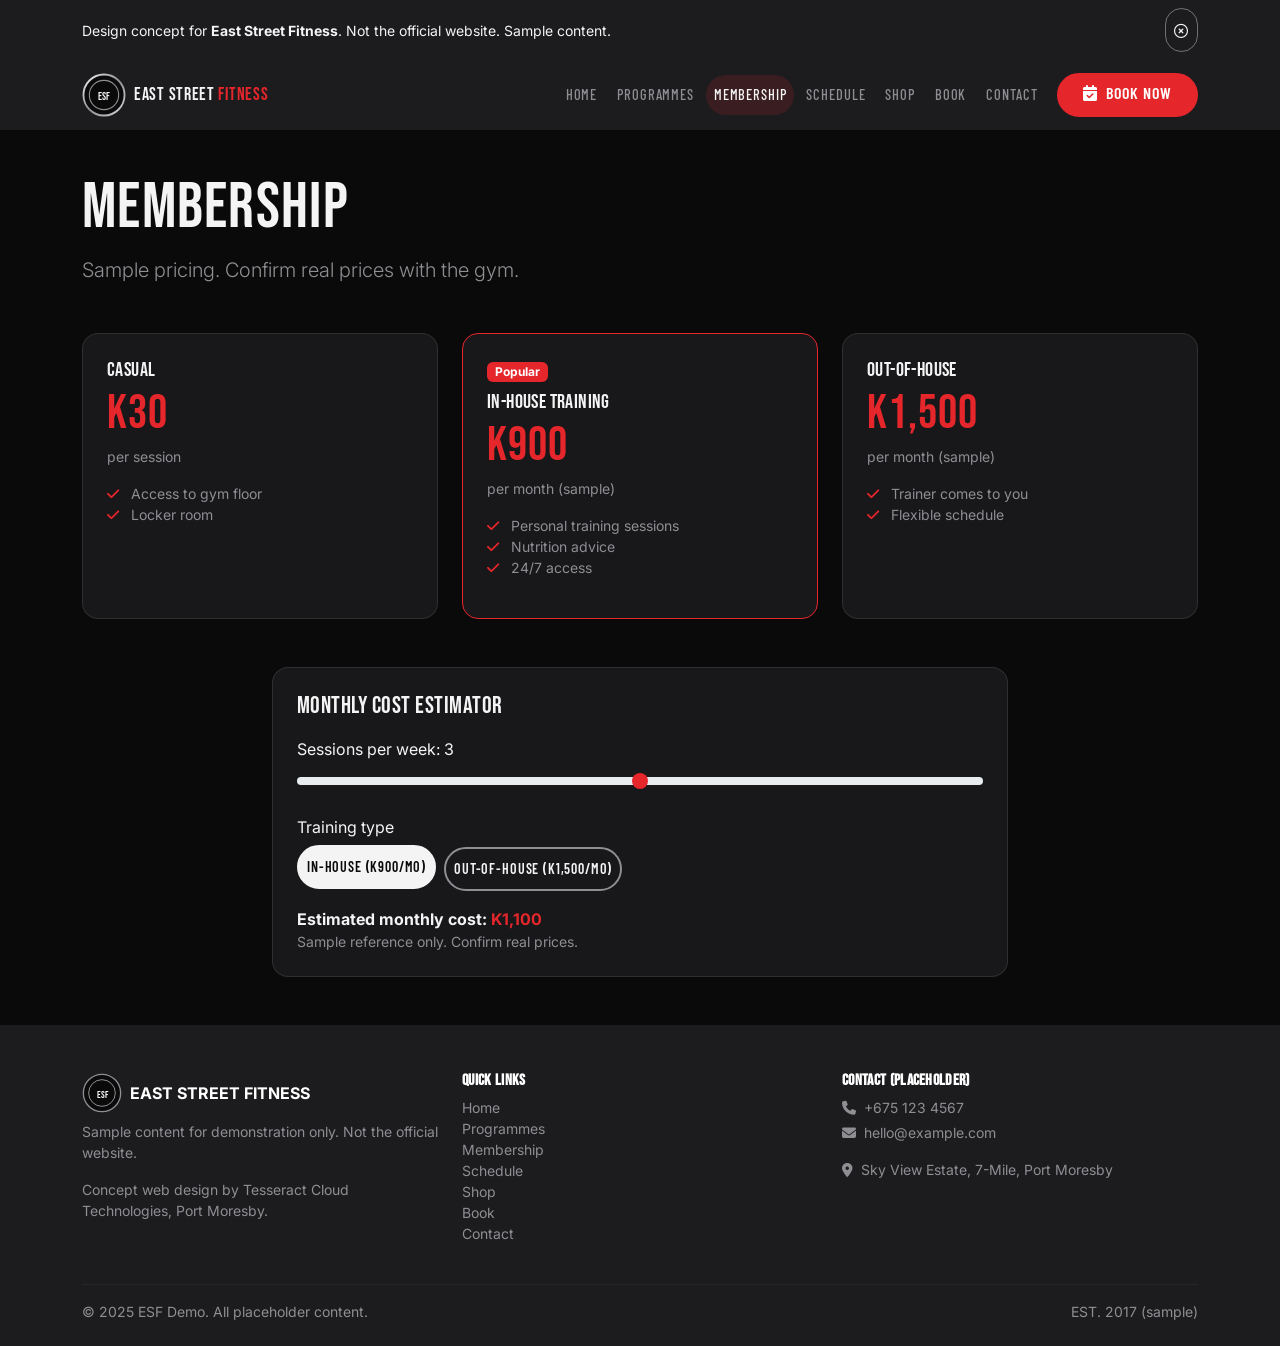
<file: membership.html>
<!-- membership.html -->
<!DOCTYPE html>
<html lang="en">
<head>
  <meta charset="UTF-8">
  <meta name="viewport" content="width=device-width, initial-scale=1.0">
  <title>Membership | East Street Fitness</title>
  <meta name="description" content="Membership options and monthly cost estimator. Sample pricing from K900/month for in-house training.">
  <meta property="og:title" content="Membership – East Street Fitness">
  <meta property="og:description" content="Sample membership tiers and cost estimator.">
  <meta property="og:type" content="website">
  <meta property="og:url" content="https://example.com/esf/membership">
  <meta property="og:image" content="https://via.placeholder.com/1200x630?text=Membership">
  <link rel="icon" href="data:image/svg+xml,%3Csvg xmlns='http://www.w3.org/2000/svg' viewBox='0 0 100 100'%3E%3Crect width='100' height='100' rx='14' fill='%230A0A0A'/%3E%3Ccircle cx='50' cy='50' r='38' fill='none' stroke='%23F4F4F5' stroke-width='4'/%3E%3Ccircle cx='50' cy='50' r='26' fill='none' stroke='%238E8E93' stroke-width='3'/%3E%3Ctext x='50' y='58' font-size='26' text-anchor='middle' fill='%23F4F4F5' font-family='Arial' font-weight='bold'%3EESF%3C/text%3E%3C/svg%3E">
  <link rel="preconnect" href="https://fonts.googleapis.com">
  <link rel="preconnect" href="https://fonts.gstatic.com" crossorigin>
  <link href="https://fonts.googleapis.com/css2?family=Bebas+Neue&family=Barlow+Condensed:wght@500;600;700&family=Inter:wght@400;500;600;700&display=swap" rel="stylesheet">
  <link href="https://cdn.jsdelivr.net/npm/bootstrap@5.3.3/dist/css/bootstrap.min.css" rel="stylesheet">
  <link rel="stylesheet" href="https://cdnjs.cloudflare.com/ajax/libs/font-awesome/6.5.2/css/all.min.css">
  <link rel="stylesheet" href="style.css">
</head>
<body>
  <a class="skip-link" href="#main">Skip to content</a>

  <div class="demo-bar text-center py-2 px-3" id="demoBar">
    <div class="container d-flex align-items-center justify-content-between flex-wrap gap-2">
      <span class="small mb-0">Design concept for <strong>East Street Fitness</strong>. Not the official website. Sample content.</span>
      <button class="btn btn-sm btn-outline-light rounded-pill" id="dismissDemoBar" aria-label="Dismiss demo bar"><i class="fa-regular fa-circle-xmark"></i></button>
    </div>
  </div>

  <nav class="navbar navbar-expand-lg navbar-dark bg-graphite sticky-top shadow-sm" aria-label="Main navigation">
    <div class="container">
      <a class="navbar-brand d-flex align-items-center gap-2" href="index.html">
        <span class="brand-badge" aria-hidden="true"><svg viewBox="0 0 60 60" width="44" height="44"><circle cx="30" cy="30" r="28" fill="#0A0A0A" stroke="url(#steelGrad)" stroke-width="2.5"/><circle cx="30" cy="30" r="20" fill="none" stroke="#8E8E93" stroke-width="1.5"/><text x="30" y="37" font-size="15" text-anchor="middle" fill="#F4F4F5" font-family="'Bebas Neue', Impact">ESF</text><defs><linearGradient id="steelGrad" x1="0" x2="1" y1="0" y2="1"><stop offset="0%" stop-color="#F4F4F5"/><stop offset="50%" stop-color="#8E8E93"/><stop offset="100%" stop-color="#D9D9DB"/></linearGradient></defs></svg></span>
        <span class="brand-text">EAST STREET <span class="text-red">FITNESS</span></span>
      </a>
      <button class="navbar-toggler" type="button" data-bs-toggle="collapse" data-bs-target="#mainNav" aria-controls="mainNav" aria-expanded="false" aria-label="Toggle navigation"><span class="navbar-toggler-icon"></span></button>
      <div class="collapse navbar-collapse" id="mainNav">
        <ul class="navbar-nav ms-auto mb-2 mb-lg-0 gap-lg-1 align-items-lg-center">
          <li class="nav-item"><a class="nav-link" href="index.html">Home</a></li>
          <li class="nav-item"><a class="nav-link" href="programs.html">Programmes</a></li>
          <li class="nav-item"><a class="nav-link active" aria-current="page" href="membership.html">Membership</a></li>
          <li class="nav-item"><a class="nav-link" href="schedule.html">Schedule</a></li>
          <li class="nav-item"><a class="nav-link" href="shop.html">Shop</a></li>
          <li class="nav-item"><a class="nav-link" href="book.html">Book</a></li>
          <li class="nav-item"><a class="nav-link" href="contact.html">Contact</a></li>
          <li class="nav-item ms-lg-2 mt-2 mt-lg-0"><a class="btn btn-signal rounded-pill px-4" href="book.html"><i class="fa-solid fa-calendar-check me-1"></i> Book now</a></li>
        </ul>
      </div>
    </div>
  </nav>

  <main id="main">
    <section class="py-5 bg-charcoal">
      <div class="container">
        <h1 class="display-3 mb-3">Membership</h1>
        <p class="lead text-steel-muted mb-5">Sample pricing. Confirm real prices with the gym.</p>

        <div class="row g-4">
          <div class="col-md-4">
            <div class="membership-card p-4 h-100">
              <h2 class="h5">Casual</h2>
              <p class="display-5 text-red my-2">K30</p>
              <p class="small text-steel-muted">per session</p>
              <ul class="list-unstyled small text-steel-muted">
                <li><i class="fa-solid fa-check me-2 text-red"></i> Access to gym floor</li>
                <li><i class="fa-solid fa-check me-2 text-red"></i> Locker room</li>
              </ul>
            </div>
          </div>
          <div class="col-md-4">
            <div class="membership-card p-4 h-100 membership-featured">
              <span class="badge bg-signal text-white mb-2">Popular</span>
              <h2 class="h5">In-house training</h2>
              <p class="display-5 text-red my-2">K900</p>
              <p class="small text-steel-muted">per month (sample)</p>
              <ul class="list-unstyled small text-steel-muted">
                <li><i class="fa-solid fa-check me-2 text-red"></i> Personal training sessions</li>
                <li><i class="fa-solid fa-check me-2 text-red"></i> Nutrition advice</li>
                <li><i class="fa-solid fa-check me-2 text-red"></i> 24/7 access</li>
              </ul>
            </div>
          </div>
          <div class="col-md-4">
            <div class="membership-card p-4 h-100">
              <h2 class="h5">Out-of-house</h2>
              <p class="display-5 text-red my-2">K1,500</p>
              <p class="small text-steel-muted">per month (sample)</p>
              <ul class="list-unstyled small text-steel-muted">
                <li><i class="fa-solid fa-check me-2 text-red"></i> Trainer comes to you</li>
                <li><i class="fa-solid fa-check me-2 text-red"></i> Flexible schedule</li>
              </ul>
            </div>
          </div>
        </div>

        <!-- Monthly cost estimator -->
        <div class="row mt-5">
          <div class="col-lg-8 mx-auto">
            <div class="estimator-card p-4 rounded-4">
              <h2 class="h4 mb-3">Monthly cost estimator</h2>
              <div class="mb-3">
                <label for="estimatorSessions" class="form-label text-steel">Sessions per week: <span id="sessionsCount">3</span></label>
                <input type="range" class="form-range" id="estimatorSessions" min="1" max="5" value="3" step="1">
              </div>
              <div class="mb-3">
                <label class="form-label text-steel">Training type</label>
                <div class="d-flex gap-2">
                  <button type="button" class="btn btn-outline-steel btn-sm active" data-type="inhouse">In-house (K900/mo)</button>
                  <button type="button" class="btn btn-outline-steel btn-sm" data-type="outofhouse">Out-of-house (K1,500/mo)</button>
                </div>
              </div>
              <p class="mb-0 text-steel"><strong>Estimated monthly cost:</strong> <span id="estimatorTotal" class="text-red fw-bold">K900</span></p>
              <p class="small text-steel-muted mb-0">Sample reference only. Confirm real prices.</p>
            </div>
          </div>
        </div>
      </div>
    </section>
  </main>

  <footer class="footer bg-graphite text-steel pt-5 pb-4">
    <div class="container">
      <div class="row g-4">
        <div class="col-md-4">
          <div class="d-flex align-items-center gap-2 mb-2">
            <svg viewBox="0 0 60 60" width="40" height="40"><circle cx="30" cy="30" r="28" fill="#0A0A0A" stroke="#8E8E93" stroke-width="2"/><circle cx="30" cy="30" r="20" fill="none" stroke="#8E8E93" stroke-width="1.5"/><text x="30" y="37" font-size="15" text-anchor="middle" fill="#F4F4F5" font-family="'Bebas Neue', Impact">ESF</text></svg>
            <span class="fw-bold text-white">EAST STREET FITNESS</span>
          </div>
          <p class="small text-steel-muted">Sample content for demonstration only. Not the official website.</p>
          <p class="small text-steel-muted">Concept web design by Tesseract Cloud Technologies, Port Moresby.</p>
        </div>
        <div class="col-md-4">
          <h6 class="fw-semibold text-white">Quick links</h6>
          <ul class="list-unstyled small">
            <li><a href="index.html" class="text-steel-muted text-decoration-none">Home</a></li>
            <li><a href="programs.html" class="text-steel-muted text-decoration-none">Programmes</a></li>
            <li><a href="membership.html" class="text-steel-muted text-decoration-none">Membership</a></li>
            <li><a href="schedule.html" class="text-steel-muted text-decoration-none">Schedule</a></li>
            <li><a href="shop.html" class="text-steel-muted text-decoration-none">Shop</a></li>
            <li><a href="book.html" class="text-steel-muted text-decoration-none">Book</a></li>
            <li><a href="contact.html" class="text-steel-muted text-decoration-none">Contact</a></li>
          </ul>
        </div>
        <div class="col-md-4">
          <h6 class="fw-semibold text-white">Contact (placeholder)</h6>
          <p class="small text-steel-muted mb-1"><i class="fa-solid fa-phone me-2"></i>+675 123 4567</p>
          <p class="small text-steel-muted"><i class="fa-solid fa-envelope me-2"></i>hello@example.com</p>
          <p class="small text-steel-muted"><i class="fa-solid fa-location-dot me-2"></i>Sky View Estate, 7-Mile, Port Moresby</p>
        </div>
      </div>
      <hr class="border-steel opacity-25 mt-4">
      <div class="d-flex flex-wrap justify-content-between align-items-center small text-steel-muted">
        <span>© 2025 ESF Demo. All placeholder content.</span>
        <span>EST. 2017 (sample)</span>
      </div>
    </div>
  </footer>

  <div class="mobile-action-bar d-block d-sm-none fixed-bottom bg-graphite border-top border-steel shadow-sm py-2">
    <div class="container d-flex justify-content-around">
      <a href="book.html" class="btn btn-signal rounded-pill px-3 py-2" aria-label="Book a session"><i class="fa-solid fa-calendar-check me-1"></i> Book</a>
      <a href="https://wa.me/67512345678?text=Hello%20East%20Street%20Fitness%20demo" class="btn btn-success rounded-pill px-3 py-2" aria-label="WhatsApp us"><i class="fa-brands fa-whatsapp me-1"></i> WhatsApp</a>
    </div>
  </div>

  <script src="https://cdn.jsdelivr.net/npm/bootstrap@5.3.3/dist/js/bootstrap.bundle.min.js"></script>
  <script src="main.js"></script>
</body>
</html>
</file>
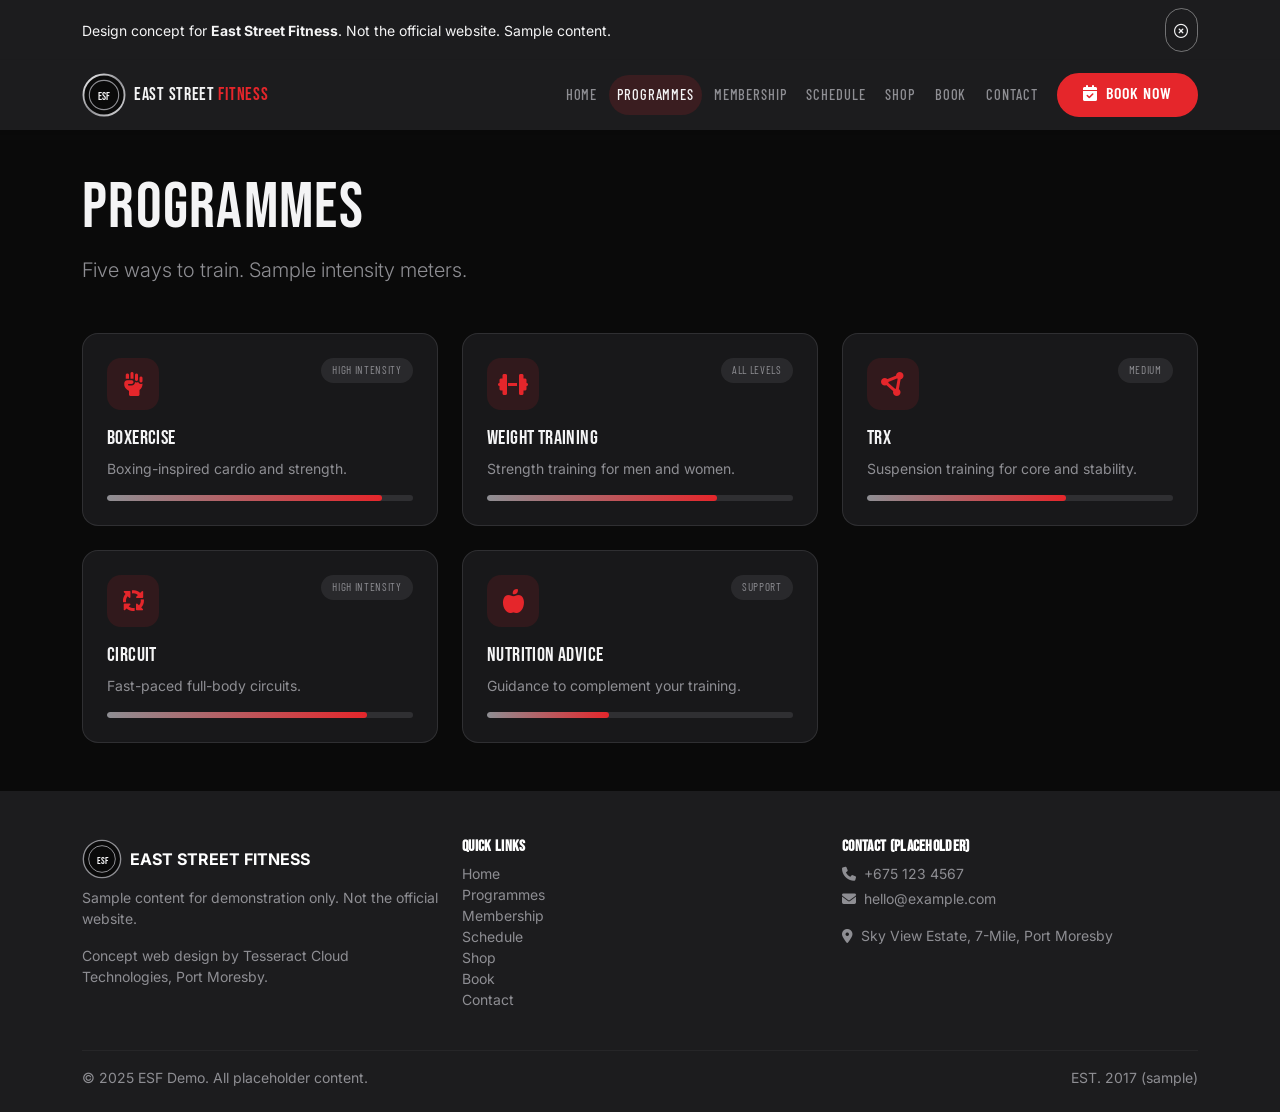
<file: programs.html>
<!-- programs.html -->
<!DOCTYPE html>
<html lang="en">
<head>
  <meta charset="UTF-8">
  <meta name="viewport" content="width=device-width, initial-scale=1.0">
  <title>Programmes | East Street Fitness</title>
  <meta name="description" content="Boxercise, weight training, TRX, circuit, and nutrition advice. Sample programmes at ESF.">
  <meta property="og:title" content="Programmes – East Street Fitness">
  <meta property="og:description" content="Five programmes with intensity meters. Sample data.">
  <meta property="og:type" content="website">
  <meta property="og:url" content="https://example.com/esf/programs">
  <meta property="og:image" content="https://via.placeholder.com/1200x630?text=Programmes">
  <link rel="icon" href="data:image/svg+xml,%3Csvg xmlns='http://www.w3.org/2000/svg' viewBox='0 0 100 100'%3E%3Crect width='100' height='100' rx='14' fill='%230A0A0A'/%3E%3Ccircle cx='50' cy='50' r='38' fill='none' stroke='%23F4F4F5' stroke-width='4'/%3E%3Ccircle cx='50' cy='50' r='26' fill='none' stroke='%238E8E93' stroke-width='3'/%3E%3Ctext x='50' y='58' font-size='26' text-anchor='middle' fill='%23F4F4F5' font-family='Arial' font-weight='bold'%3EESF%3C/text%3E%3C/svg%3E">
  <link rel="preconnect" href="https://fonts.googleapis.com">
  <link rel="preconnect" href="https://fonts.gstatic.com" crossorigin>
  <link href="https://fonts.googleapis.com/css2?family=Bebas+Neue&family=Barlow+Condensed:wght@500;600;700&family=Inter:wght@400;500;600;700&display=swap" rel="stylesheet">
  <link href="https://cdn.jsdelivr.net/npm/bootstrap@5.3.3/dist/css/bootstrap.min.css" rel="stylesheet">
  <link rel="stylesheet" href="https://cdnjs.cloudflare.com/ajax/libs/font-awesome/6.5.2/css/all.min.css">
  <link rel="stylesheet" href="style.css">
</head>
<body>
  <a class="skip-link" href="#main">Skip to content</a>

  <div class="demo-bar text-center py-2 px-3" id="demoBar">
    <div class="container d-flex align-items-center justify-content-between flex-wrap gap-2">
      <span class="small mb-0">Design concept for <strong>East Street Fitness</strong>. Not the official website. Sample content.</span>
      <button class="btn btn-sm btn-outline-light rounded-pill" id="dismissDemoBar" aria-label="Dismiss demo bar"><i class="fa-regular fa-circle-xmark"></i></button>
    </div>
  </div>

  <nav class="navbar navbar-expand-lg navbar-dark bg-graphite sticky-top shadow-sm" aria-label="Main navigation">
    <div class="container">
      <a class="navbar-brand d-flex align-items-center gap-2" href="index.html">
        <span class="brand-badge" aria-hidden="true"><svg viewBox="0 0 60 60" width="44" height="44"><circle cx="30" cy="30" r="28" fill="#0A0A0A" stroke="url(#steelGrad)" stroke-width="2.5"/><circle cx="30" cy="30" r="20" fill="none" stroke="#8E8E93" stroke-width="1.5"/><text x="30" y="37" font-size="15" text-anchor="middle" fill="#F4F4F5" font-family="'Bebas Neue', Impact">ESF</text><defs><linearGradient id="steelGrad" x1="0" x2="1" y1="0" y2="1"><stop offset="0%" stop-color="#F4F4F5"/><stop offset="50%" stop-color="#8E8E93"/><stop offset="100%" stop-color="#D9D9DB"/></linearGradient></defs></svg></span>
        <span class="brand-text">EAST STREET <span class="text-red">FITNESS</span></span>
      </a>
      <button class="navbar-toggler" type="button" data-bs-toggle="collapse" data-bs-target="#mainNav" aria-controls="mainNav" aria-expanded="false" aria-label="Toggle navigation"><span class="navbar-toggler-icon"></span></button>
      <div class="collapse navbar-collapse" id="mainNav">
        <ul class="navbar-nav ms-auto mb-2 mb-lg-0 gap-lg-1 align-items-lg-center">
          <li class="nav-item"><a class="nav-link" href="index.html">Home</a></li>
          <li class="nav-item"><a class="nav-link active" aria-current="page" href="programs.html">Programmes</a></li>
          <li class="nav-item"><a class="nav-link" href="membership.html">Membership</a></li>
          <li class="nav-item"><a class="nav-link" href="schedule.html">Schedule</a></li>
          <li class="nav-item"><a class="nav-link" href="shop.html">Shop</a></li>
          <li class="nav-item"><a class="nav-link" href="book.html">Book</a></li>
          <li class="nav-item"><a class="nav-link" href="contact.html">Contact</a></li>
          <li class="nav-item ms-lg-2 mt-2 mt-lg-0"><a class="btn btn-signal rounded-pill px-4" href="book.html"><i class="fa-solid fa-calendar-check me-1"></i> Book now</a></li>
        </ul>
      </div>
    </div>
  </nav>

  <main id="main">
    <section class="py-5 bg-charcoal">
      <div class="container">
        <h1 class="display-3 mb-3">Programmes</h1>
        <p class="lead text-steel-muted mb-5">Five ways to train. Sample intensity meters.</p>

        <div class="row g-4">
          <div class="col-md-6 col-lg-4">
            <div class="programme-card p-4 h-100">
              <div class="d-flex justify-content-between align-items-start mb-3">
                <div class="programme-icon"><i class="fa-solid fa-hand-fist"></i></div>
                <span class="intensity-badge">High intensity</span>
              </div>
              <h2 class="h5">Boxercise</h2>
              <p class="text-steel-muted small mb-3">Boxing-inspired cardio and strength.</p>
              <div class="intensity-meter"><div class="intensity-fill" style="width: 90%"></div></div>
            </div>
          </div>
          <div class="col-md-6 col-lg-4">
            <div class="programme-card p-4 h-100">
              <div class="d-flex justify-content-between align-items-start mb-3">
                <div class="programme-icon"><i class="fa-solid fa-dumbbell"></i></div>
                <span class="intensity-badge">All levels</span>
              </div>
              <h2 class="h5">Weight training</h2>
              <p class="text-steel-muted small mb-3">Strength training for men and women.</p>
              <div class="intensity-meter"><div class="intensity-fill" style="width: 75%"></div></div>
            </div>
          </div>
          <div class="col-md-6 col-lg-4">
            <div class="programme-card p-4 h-100">
              <div class="d-flex justify-content-between align-items-start mb-3">
                <div class="programme-icon"><i class="fa-solid fa-circle-nodes"></i></div>
                <span class="intensity-badge">Medium</span>
              </div>
              <h2 class="h5">TRX</h2>
              <p class="text-steel-muted small mb-3">Suspension training for core and stability.</p>
              <div class="intensity-meter"><div class="intensity-fill" style="width: 65%"></div></div>
            </div>
          </div>
          <div class="col-md-6 col-lg-4">
            <div class="programme-card p-4 h-100">
              <div class="d-flex justify-content-between align-items-start mb-3">
                <div class="programme-icon"><i class="fa-solid fa-arrows-spin"></i></div>
                <span class="intensity-badge">High intensity</span>
              </div>
              <h2 class="h5">Circuit</h2>
              <p class="text-steel-muted small mb-3">Fast-paced full-body circuits.</p>
              <div class="intensity-meter"><div class="intensity-fill" style="width: 85%"></div></div>
            </div>
          </div>
          <div class="col-md-6 col-lg-4">
            <div class="programme-card p-4 h-100">
              <div class="d-flex justify-content-between align-items-start mb-3">
                <div class="programme-icon"><i class="fa-solid fa-apple-whole"></i></div>
                <span class="intensity-badge">Support</span>
              </div>
              <h2 class="h5">Nutrition advice</h2>
              <p class="text-steel-muted small mb-3">Guidance to complement your training.</p>
              <div class="intensity-meter"><div class="intensity-fill" style="width: 40%"></div></div>
            </div>
          </div>
        </div>
      </div>
    </section>
  </main>

  <footer class="footer bg-graphite text-steel pt-5 pb-4">
    <div class="container">
      <div class="row g-4">
        <div class="col-md-4">
          <div class="d-flex align-items-center gap-2 mb-2">
            <svg viewBox="0 0 60 60" width="40" height="40"><circle cx="30" cy="30" r="28" fill="#0A0A0A" stroke="#8E8E93" stroke-width="2"/><circle cx="30" cy="30" r="20" fill="none" stroke="#8E8E93" stroke-width="1.5"/><text x="30" y="37" font-size="15" text-anchor="middle" fill="#F4F4F5" font-family="'Bebas Neue', Impact">ESF</text></svg>
            <span class="fw-bold text-white">EAST STREET FITNESS</span>
          </div>
          <p class="small text-steel-muted">Sample content for demonstration only. Not the official website.</p>
          <p class="small text-steel-muted">Concept web design by Tesseract Cloud Technologies, Port Moresby.</p>
        </div>
        <div class="col-md-4">
          <h6 class="fw-semibold text-white">Quick links</h6>
          <ul class="list-unstyled small">
            <li><a href="index.html" class="text-steel-muted text-decoration-none">Home</a></li>
            <li><a href="programs.html" class="text-steel-muted text-decoration-none">Programmes</a></li>
            <li><a href="membership.html" class="text-steel-muted text-decoration-none">Membership</a></li>
            <li><a href="schedule.html" class="text-steel-muted text-decoration-none">Schedule</a></li>
            <li><a href="shop.html" class="text-steel-muted text-decoration-none">Shop</a></li>
            <li><a href="book.html" class="text-steel-muted text-decoration-none">Book</a></li>
            <li><a href="contact.html" class="text-steel-muted text-decoration-none">Contact</a></li>
          </ul>
        </div>
        <div class="col-md-4">
          <h6 class="fw-semibold text-white">Contact (placeholder)</h6>
          <p class="small text-steel-muted mb-1"><i class="fa-solid fa-phone me-2"></i>+675 123 4567</p>
          <p class="small text-steel-muted"><i class="fa-solid fa-envelope me-2"></i>hello@example.com</p>
          <p class="small text-steel-muted"><i class="fa-solid fa-location-dot me-2"></i>Sky View Estate, 7-Mile, Port Moresby</p>
        </div>
      </div>
      <hr class="border-steel opacity-25 mt-4">
      <div class="d-flex flex-wrap justify-content-between align-items-center small text-steel-muted">
        <span>© 2025 ESF Demo. All placeholder content.</span>
        <span>EST. 2017 (sample)</span>
      </div>
    </div>
  </footer>

  <div class="mobile-action-bar d-block d-sm-none fixed-bottom bg-graphite border-top border-steel shadow-sm py-2">
    <div class="container d-flex justify-content-around">
      <a href="book.html" class="btn btn-signal rounded-pill px-3 py-2" aria-label="Book a session"><i class="fa-solid fa-calendar-check me-1"></i> Book</a>
      <a href="https://wa.me/67512345678?text=Hello%20East%20Street%20Fitness%20demo" class="btn btn-success rounded-pill px-3 py-2" aria-label="WhatsApp us"><i class="fa-brands fa-whatsapp me-1"></i> WhatsApp</a>
    </div>
  </div>

  <script src="https://cdn.jsdelivr.net/npm/bootstrap@5.3.3/dist/js/bootstrap.bundle.min.js"></script>
  <script src="main.js"></script>
</body>
</html>
</file>
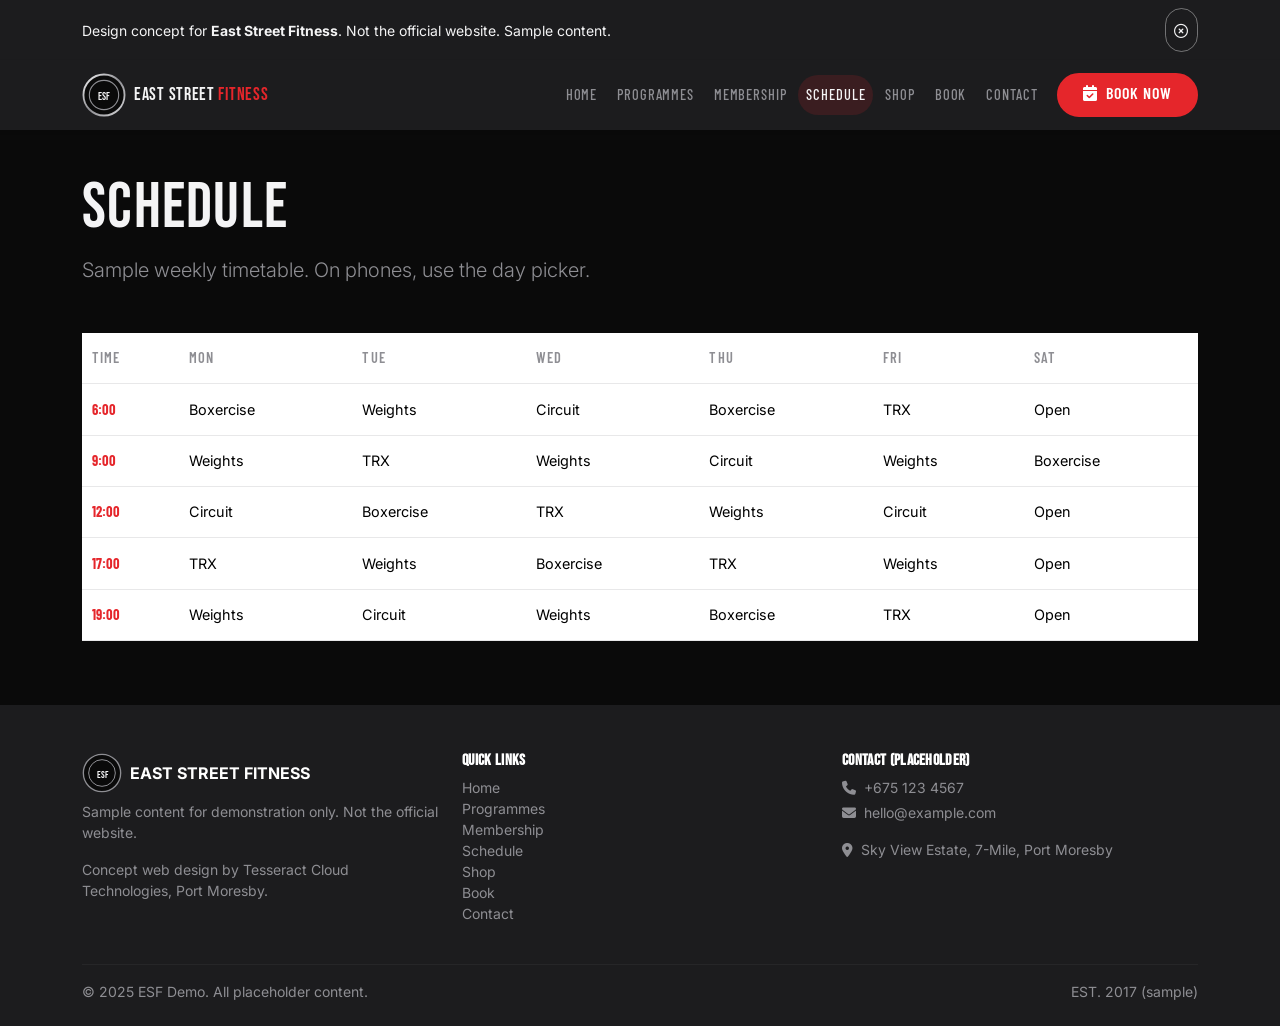
<file: schedule.html>
<!-- schedule.html -->
<!DOCTYPE html>
<html lang="en">
<head>
  <meta charset="UTF-8">
  <meta name="viewport" content="width=device-width, initial-scale=1.0">
  <title>Schedule | East Street Fitness</title>
  <meta name="description" content="Weekly timetable. Sample schedule for East Street Fitness.">
  <meta property="og:title" content="Schedule – East Street Fitness">
  <meta property="og:description" content="Weekly timetable with mobile day-picker. Sample data.">
  <meta property="og:type" content="website">
  <meta property="og:url" content="https://example.com/esf/schedule">
  <meta property="og:image" content="https://via.placeholder.com/1200x630?text=Schedule">
  <link rel="icon" href="data:image/svg+xml,%3Csvg xmlns='http://www.w3.org/2000/svg' viewBox='0 0 100 100'%3E%3Crect width='100' height='100' rx='14' fill='%230A0A0A'/%3E%3Ccircle cx='50' cy='50' r='38' fill='none' stroke='%23F4F4F5' stroke-width='4'/%3E%3Ccircle cx='50' cy='50' r='26' fill='none' stroke='%238E8E93' stroke-width='3'/%3E%3Ctext x='50' y='58' font-size='26' text-anchor='middle' fill='%23F4F4F5' font-family='Arial' font-weight='bold'%3EESF%3C/text%3E%3C/svg%3E">
  <link rel="preconnect" href="https://fonts.googleapis.com">
  <link rel="preconnect" href="https://fonts.gstatic.com" crossorigin>
  <link href="https://fonts.googleapis.com/css2?family=Bebas+Neue&family=Barlow+Condensed:wght@500;600;700&family=Inter:wght@400;500;600;700&display=swap" rel="stylesheet">
  <link href="https://cdn.jsdelivr.net/npm/bootstrap@5.3.3/dist/css/bootstrap.min.css" rel="stylesheet">
  <link rel="stylesheet" href="https://cdnjs.cloudflare.com/ajax/libs/font-awesome/6.5.2/css/all.min.css">
  <link rel="stylesheet" href="style.css">
</head>
<body>
  <a class="skip-link" href="#main">Skip to content</a>

  <div class="demo-bar text-center py-2 px-3" id="demoBar">
    <div class="container d-flex align-items-center justify-content-between flex-wrap gap-2">
      <span class="small mb-0">Design concept for <strong>East Street Fitness</strong>. Not the official website. Sample content.</span>
      <button class="btn btn-sm btn-outline-light rounded-pill" id="dismissDemoBar" aria-label="Dismiss demo bar"><i class="fa-regular fa-circle-xmark"></i></button>
    </div>
  </div>

  <nav class="navbar navbar-expand-lg navbar-dark bg-graphite sticky-top shadow-sm" aria-label="Main navigation">
    <div class="container">
      <a class="navbar-brand d-flex align-items-center gap-2" href="index.html">
        <span class="brand-badge" aria-hidden="true"><svg viewBox="0 0 60 60" width="44" height="44"><circle cx="30" cy="30" r="28" fill="#0A0A0A" stroke="url(#steelGrad)" stroke-width="2.5"/><circle cx="30" cy="30" r="20" fill="none" stroke="#8E8E93" stroke-width="1.5"/><text x="30" y="37" font-size="15" text-anchor="middle" fill="#F4F4F5" font-family="'Bebas Neue', Impact">ESF</text><defs><linearGradient id="steelGrad" x1="0" x2="1" y1="0" y2="1"><stop offset="0%" stop-color="#F4F4F5"/><stop offset="50%" stop-color="#8E8E93"/><stop offset="100%" stop-color="#D9D9DB"/></linearGradient></defs></svg></span>
        <span class="brand-text">EAST STREET <span class="text-red">FITNESS</span></span>
      </a>
      <button class="navbar-toggler" type="button" data-bs-toggle="collapse" data-bs-target="#mainNav" aria-controls="mainNav" aria-expanded="false" aria-label="Toggle navigation"><span class="navbar-toggler-icon"></span></button>
      <div class="collapse navbar-collapse" id="mainNav">
        <ul class="navbar-nav ms-auto mb-2 mb-lg-0 gap-lg-1 align-items-lg-center">
          <li class="nav-item"><a class="nav-link" href="index.html">Home</a></li>
          <li class="nav-item"><a class="nav-link" href="programs.html">Programmes</a></li>
          <li class="nav-item"><a class="nav-link" href="membership.html">Membership</a></li>
          <li class="nav-item"><a class="nav-link active" aria-current="page" href="schedule.html">Schedule</a></li>
          <li class="nav-item"><a class="nav-link" href="shop.html">Shop</a></li>
          <li class="nav-item"><a class="nav-link" href="book.html">Book</a></li>
          <li class="nav-item"><a class="nav-link" href="contact.html">Contact</a></li>
          <li class="nav-item ms-lg-2 mt-2 mt-lg-0"><a class="btn btn-signal rounded-pill px-4" href="book.html"><i class="fa-solid fa-calendar-check me-1"></i> Book now</a></li>
        </ul>
      </div>
    </div>
  </nav>

  <main id="main">
    <section class="py-5 bg-charcoal">
      <div class="container">
        <h1 class="display-3 mb-3">Schedule</h1>
        <p class="lead text-steel-muted mb-5">Sample weekly timetable. On phones, use the day picker.</p>

        <!-- Desktop table -->
        <div class="table-responsive d-none d-md-block">
          <table class="table schedule-table">
            <thead>
              <tr>
                <th scope="col">Time</th>
                <th scope="col">Mon</th>
                <th scope="col">Tue</th>
                <th scope="col">Wed</th>
                <th scope="col">Thu</th>
                <th scope="col">Fri</th>
                <th scope="col">Sat</th>
              </tr>
            </thead>
            <tbody>
              <tr><th scope="row">6:00</th><td>Boxercise</td><td>Weights</td><td>Circuit</td><td>Boxercise</td><td>TRX</td><td>Open</td></tr>
              <tr><th scope="row">9:00</th><td>Weights</td><td>TRX</td><td>Weights</td><td>Circuit</td><td>Weights</td><td>Boxercise</td></tr>
              <tr><th scope="row">12:00</th><td>Circuit</td><td>Boxercise</td><td>TRX</td><td>Weights</td><td>Circuit</td><td>Open</td></tr>
              <tr><th scope="row">17:00</th><td>TRX</td><td>Weights</td><td>Boxercise</td><td>TRX</td><td>Weights</td><td>Open</td></tr>
              <tr><th scope="row">19:00</th><td>Weights</td><td>Circuit</td><td>Weights</td><td>Boxercise</td><td>TRX</td><td>Open</td></tr>
            </tbody>
          </table>
        </div>

        <!-- Mobile day picker -->
        <div class="d-md-none">
          <div class="day-picker d-flex gap-2 overflow-auto pb-2 mb-3">
            <button class="btn day-btn active" data-day="mon">Mon</button>
            <button class="btn day-btn" data-day="tue">Tue</button>
            <button class="btn day-btn" data-day="wed">Wed</button>
            <button class="btn day-btn" data-day="thu">Thu</button>
            <button class="btn day-btn" data-day="fri">Fri</button>
            <button class="btn day-btn" data-day="sat">Sat</button>
          </div>
          <div id="mobileSchedule"></div>
        </div>
      </div>
    </section>
  </main>

  <footer class="footer bg-graphite text-steel pt-5 pb-4">
    <div class="container">
      <div class="row g-4">
        <div class="col-md-4">
          <div class="d-flex align-items-center gap-2 mb-2">
            <svg viewBox="0 0 60 60" width="40" height="40"><circle cx="30" cy="30" r="28" fill="#0A0A0A" stroke="#8E8E93" stroke-width="2"/><circle cx="30" cy="30" r="20" fill="none" stroke="#8E8E93" stroke-width="1.5"/><text x="30" y="37" font-size="15" text-anchor="middle" fill="#F4F4F5" font-family="'Bebas Neue', Impact">ESF</text></svg>
            <span class="fw-bold text-white">EAST STREET FITNESS</span>
          </div>
          <p class="small text-steel-muted">Sample content for demonstration only. Not the official website.</p>
          <p class="small text-steel-muted">Concept web design by Tesseract Cloud Technologies, Port Moresby.</p>
        </div>
        <div class="col-md-4">
          <h6 class="fw-semibold text-white">Quick links</h6>
          <ul class="list-unstyled small">
            <li><a href="index.html" class="text-steel-muted text-decoration-none">Home</a></li>
            <li><a href="programs.html" class="text-steel-muted text-decoration-none">Programmes</a></li>
            <li><a href="membership.html" class="text-steel-muted text-decoration-none">Membership</a></li>
            <li><a href="schedule.html" class="text-steel-muted text-decoration-none">Schedule</a></li>
            <li><a href="shop.html" class="text-steel-muted text-decoration-none">Shop</a></li>
            <li><a href="book.html" class="text-steel-muted text-decoration-none">Book</a></li>
            <li><a href="contact.html" class="text-steel-muted text-decoration-none">Contact</a></li>
          </ul>
        </div>
        <div class="col-md-4">
          <h6 class="fw-semibold text-white">Contact (placeholder)</h6>
          <p class="small text-steel-muted mb-1"><i class="fa-solid fa-phone me-2"></i>+675 123 4567</p>
          <p class="small text-steel-muted"><i class="fa-solid fa-envelope me-2"></i>hello@example.com</p>
          <p class="small text-steel-muted"><i class="fa-solid fa-location-dot me-2"></i>Sky View Estate, 7-Mile, Port Moresby</p>
        </div>
      </div>
      <hr class="border-steel opacity-25 mt-4">
      <div class="d-flex flex-wrap justify-content-between align-items-center small text-steel-muted">
        <span>© 2025 ESF Demo. All placeholder content.</span>
        <span>EST. 2017 (sample)</span>
      </div>
    </div>
  </footer>

  <div class="mobile-action-bar d-block d-sm-none fixed-bottom bg-graphite border-top border-steel shadow-sm py-2">
    <div class="container d-flex justify-content-around">
      <a href="book.html" class="btn btn-signal rounded-pill px-3 py-2" aria-label="Book a session"><i class="fa-solid fa-calendar-check me-1"></i> Book</a>
      <a href="https://wa.me/67512345678?text=Hello%20East%20Street%20Fitness%20demo" class="btn btn-success rounded-pill px-3 py-2" aria-label="WhatsApp us"><i class="fa-brands fa-whatsapp me-1"></i> WhatsApp</a>
    </div>
  </div>

  <script src="https://cdn.jsdelivr.net/npm/bootstrap@5.3.3/dist/js/bootstrap.bundle.min.js"></script>
  <script src="main.js"></script>
</body>
</html>
</file>
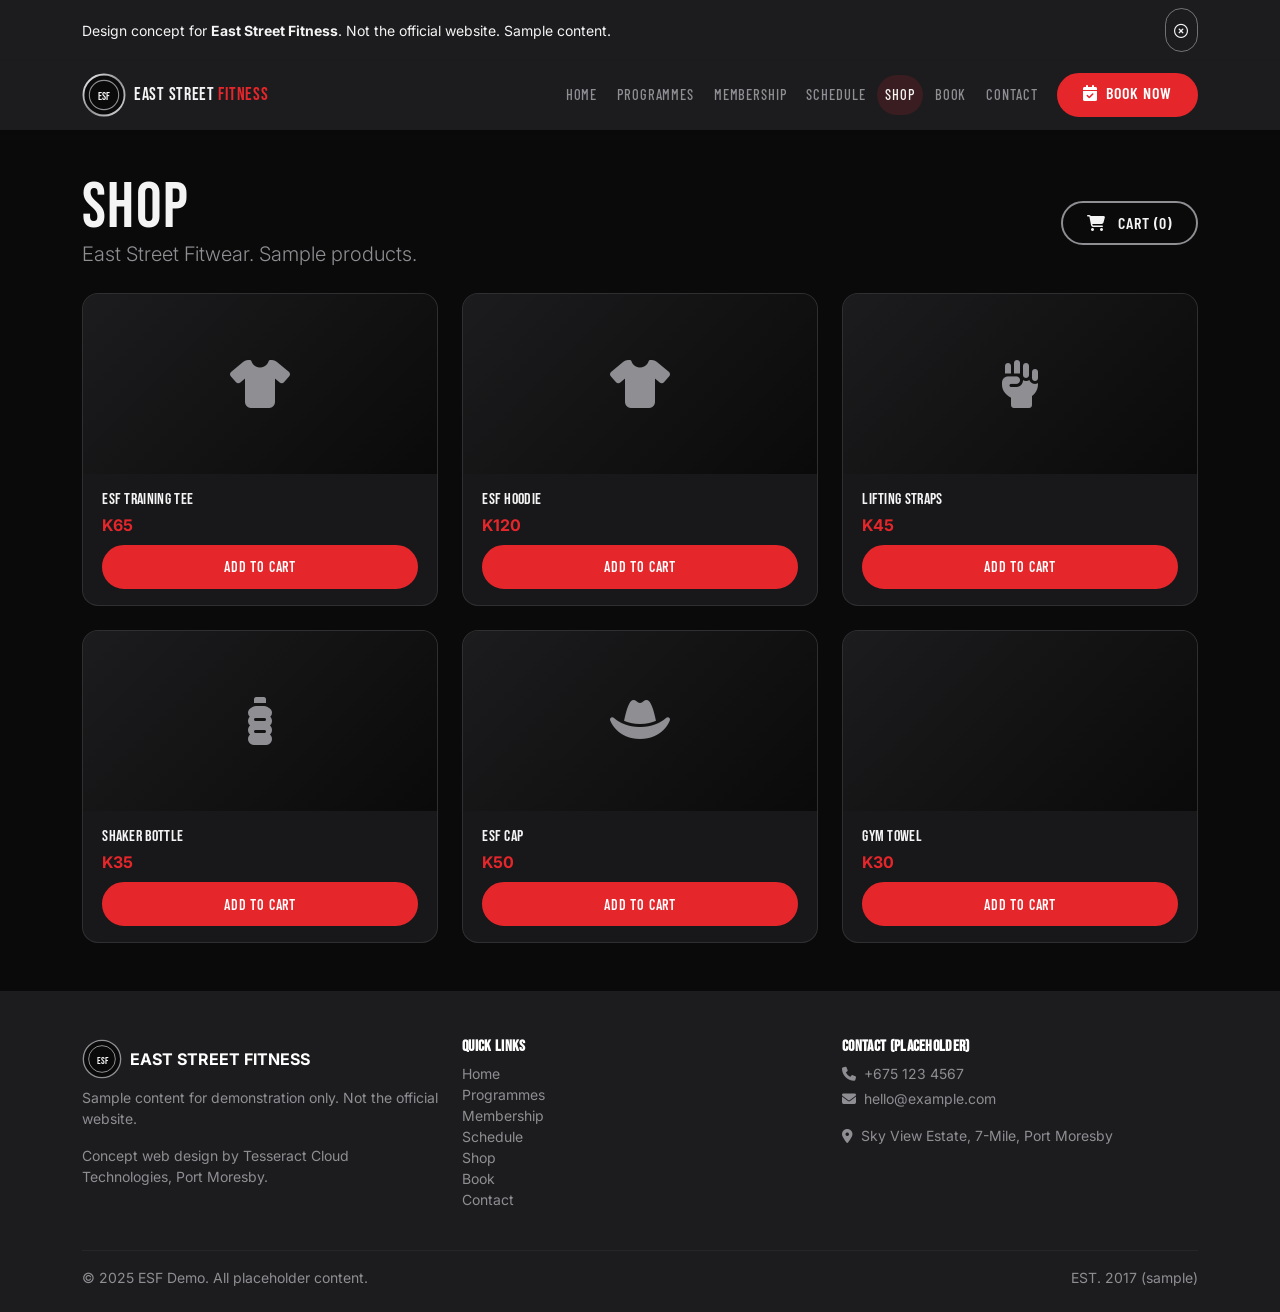
<file: shop.html>
<!-- shop.html -->
<!DOCTYPE html>
<html lang="en">
<head>
  <meta charset="UTF-8">
  <meta name="viewport" content="width=device-width, initial-scale=1.0">
  <title>Shop | East Street Fitness</title>
  <meta name="description" content="East Street Fitwear. Sample merchandise grid with cart drawer.">
  <meta property="og:title" content="Shop – East Street Fitness">
  <meta property="og:description" content="Fitwear grid with cart drawer. Sample products.">
  <meta property="og:type" content="website">
  <meta property="og:url" content="https://example.com/esf/shop">
  <meta property="og:image" content="https://via.placeholder.com/1200x630?text=Shop">
  <link rel="icon" href="data:image/svg+xml,%3Csvg xmlns='http://www.w3.org/2000/svg' viewBox='0 0 100 100'%3E%3Crect width='100' height='100' rx='14' fill='%230A0A0A'/%3E%3Ccircle cx='50' cy='50' r='38' fill='none' stroke='%23F4F4F5' stroke-width='4'/%3E%3Ccircle cx='50' cy='50' r='26' fill='none' stroke='%238E8E93' stroke-width='3'/%3E%3Ctext x='50' y='58' font-size='26' text-anchor='middle' fill='%23F4F4F5' font-family='Arial' font-weight='bold'%3EESF%3C/text%3E%3C/svg%3E">
  <link rel="preconnect" href="https://fonts.googleapis.com">
  <link rel="preconnect" href="https://fonts.gstatic.com" crossorigin>
  <link href="https://fonts.googleapis.com/css2?family=Bebas+Neue&family=Barlow+Condensed:wght@500;600;700&family=Inter:wght@400;500;600;700&display=swap" rel="stylesheet">
  <link href="https://cdn.jsdelivr.net/npm/bootstrap@5.3.3/dist/css/bootstrap.min.css" rel="stylesheet">
  <link rel="stylesheet" href="https://cdnjs.cloudflare.com/ajax/libs/font-awesome/6.5.2/css/all.min.css">
  <link rel="stylesheet" href="style.css">
</head>
<body>
  <a class="skip-link" href="#main">Skip to content</a>

  <div class="demo-bar text-center py-2 px-3" id="demoBar">
    <div class="container d-flex align-items-center justify-content-between flex-wrap gap-2">
      <span class="small mb-0">Design concept for <strong>East Street Fitness</strong>. Not the official website. Sample content.</span>
      <button class="btn btn-sm btn-outline-light rounded-pill" id="dismissDemoBar" aria-label="Dismiss demo bar"><i class="fa-regular fa-circle-xmark"></i></button>
    </div>
  </div>

  <nav class="navbar navbar-expand-lg navbar-dark bg-graphite sticky-top shadow-sm" aria-label="Main navigation">
    <div class="container">
      <a class="navbar-brand d-flex align-items-center gap-2" href="index.html">
        <span class="brand-badge" aria-hidden="true"><svg viewBox="0 0 60 60" width="44" height="44"><circle cx="30" cy="30" r="28" fill="#0A0A0A" stroke="url(#steelGrad)" stroke-width="2.5"/><circle cx="30" cy="30" r="20" fill="none" stroke="#8E8E93" stroke-width="1.5"/><text x="30" y="37" font-size="15" text-anchor="middle" fill="#F4F4F5" font-family="'Bebas Neue', Impact">ESF</text><defs><linearGradient id="steelGrad" x1="0" x2="1" y1="0" y2="1"><stop offset="0%" stop-color="#F4F4F5"/><stop offset="50%" stop-color="#8E8E93"/><stop offset="100%" stop-color="#D9D9DB"/></linearGradient></defs></svg></span>
        <span class="brand-text">EAST STREET <span class="text-red">FITNESS</span></span>
      </a>
      <button class="navbar-toggler" type="button" data-bs-toggle="collapse" data-bs-target="#mainNav" aria-controls="mainNav" aria-expanded="false" aria-label="Toggle navigation"><span class="navbar-toggler-icon"></span></button>
      <div class="collapse navbar-collapse" id="mainNav">
        <ul class="navbar-nav ms-auto mb-2 mb-lg-0 gap-lg-1 align-items-lg-center">
          <li class="nav-item"><a class="nav-link" href="index.html">Home</a></li>
          <li class="nav-item"><a class="nav-link" href="programs.html">Programmes</a></li>
          <li class="nav-item"><a class="nav-link" href="membership.html">Membership</a></li>
          <li class="nav-item"><a class="nav-link" href="schedule.html">Schedule</a></li>
          <li class="nav-item"><a class="nav-link active" aria-current="page" href="shop.html">Shop</a></li>
          <li class="nav-item"><a class="nav-link" href="book.html">Book</a></li>
          <li class="nav-item"><a class="nav-link" href="contact.html">Contact</a></li>
          <li class="nav-item ms-lg-2 mt-2 mt-lg-0"><a class="btn btn-signal rounded-pill px-4" href="book.html"><i class="fa-solid fa-calendar-check me-1"></i> Book now</a></li>
        </ul>
      </div>
    </div>
  </nav>

  <main id="main">
    <section class="py-5 bg-charcoal">
      <div class="container">
        <div class="d-flex justify-content-between align-items-center flex-wrap gap-3 mb-4">
          <div>
            <h1 class="display-3 mb-0">Shop</h1>
            <p class="lead text-steel-muted mb-0">East Street Fitwear. Sample products.</p>
          </div>
          <button class="btn btn-outline-steel rounded-pill px-4" id="openCartBtn" aria-label="Open cart">
            <i class="fa-solid fa-cart-shopping me-2"></i> Cart (<span id="cartCount">0</span>)
          </button>
        </div>

        <div class="row g-4" id="shopGrid">
          <!-- Products filled by JS -->
        </div>
      </div>
    </section>
  </main>

  <!-- Cart drawer -->
  <div class="cart-drawer" id="cartDrawer" aria-hidden="true">
    <div class="cart-drawer-header d-flex justify-content-between align-items-center p-3 border-bottom border-steel">
      <h2 class="h5 mb-0">Your cart</h2>
      <button class="btn btn-sm btn-outline-steel rounded-pill" id="closeCartBtn" aria-label="Close cart"><i class="fa-solid fa-xmark"></i></button>
    </div>
    <div class="cart-items p-3" id="cartItems">
      <p class="text-steel-muted small">Your cart is empty.</p>
    </div>
    <div class="cart-drawer-footer p-3 border-top border-steel">
      <p class="mb-2 text-steel">Subtotal: <span id="cartSubtotal" class="text-red fw-bold">K0</span></p>
      <button class="btn btn-signal w-100 rounded-pill">Checkout (demo)</button>
    </div>
  </div>
  <div class="cart-overlay" id="cartOverlay"></div>

  <footer class="footer bg-graphite text-steel pt-5 pb-4">
    <div class="container">
      <div class="row g-4">
        <div class="col-md-4">
          <div class="d-flex align-items-center gap-2 mb-2">
            <svg viewBox="0 0 60 60" width="40" height="40"><circle cx="30" cy="30" r="28" fill="#0A0A0A" stroke="#8E8E93" stroke-width="2"/><circle cx="30" cy="30" r="20" fill="none" stroke="#8E8E93" stroke-width="1.5"/><text x="30" y="37" font-size="15" text-anchor="middle" fill="#F4F4F5" font-family="'Bebas Neue', Impact">ESF</text></svg>
            <span class="fw-bold text-white">EAST STREET FITNESS</span>
          </div>
          <p class="small text-steel-muted">Sample content for demonstration only. Not the official website.</p>
          <p class="small text-steel-muted">Concept web design by Tesseract Cloud Technologies, Port Moresby.</p>
        </div>
        <div class="col-md-4">
          <h6 class="fw-semibold text-white">Quick links</h6>
          <ul class="list-unstyled small">
            <li><a href="index.html" class="text-steel-muted text-decoration-none">Home</a></li>
            <li><a href="programs.html" class="text-steel-muted text-decoration-none">Programmes</a></li>
            <li><a href="membership.html" class="text-steel-muted text-decoration-none">Membership</a></li>
            <li><a href="schedule.html" class="text-steel-muted text-decoration-none">Schedule</a></li>
            <li><a href="shop.html" class="text-steel-muted text-decoration-none">Shop</a></li>
            <li><a href="book.html" class="text-steel-muted text-decoration-none">Book</a></li>
            <li><a href="contact.html" class="text-steel-muted text-decoration-none">Contact</a></li>
          </ul>
        </div>
        <div class="col-md-4">
          <h6 class="fw-semibold text-white">Contact (placeholder)</h6>
          <p class="small text-steel-muted mb-1"><i class="fa-solid fa-phone me-2"></i>+675 123 4567</p>
          <p class="small text-steel-muted"><i class="fa-solid fa-envelope me-2"></i>hello@example.com</p>
          <p class="small text-steel-muted"><i class="fa-solid fa-location-dot me-2"></i>Sky View Estate, 7-Mile, Port Moresby</p>
        </div>
      </div>
      <hr class="border-steel opacity-25 mt-4">
      <div class="d-flex flex-wrap justify-content-between align-items-center small text-steel-muted">
        <span>© 2025 ESF Demo. All placeholder content.</span>
        <span>EST. 2017 (sample)</span>
      </div>
    </div>
  </footer>

  <div class="mobile-action-bar d-block d-sm-none fixed-bottom bg-graphite border-top border-steel shadow-sm py-2">
    <div class="container d-flex justify-content-around">
      <a href="book.html" class="btn btn-signal rounded-pill px-3 py-2" aria-label="Book a session"><i class="fa-solid fa-calendar-check me-1"></i> Book</a>
      <a href="https://wa.me/67512345678?text=Hello%20East%20Street%20Fitness%20demo" class="btn btn-success rounded-pill px-3 py-2" aria-label="WhatsApp us"><i class="fa-brands fa-whatsapp me-1"></i> WhatsApp</a>
    </div>
  </div>

  <script src="https://cdn.jsdelivr.net/npm/bootstrap@5.3.3/dist/js/bootstrap.bundle.min.js"></script>
  <script src="main.js"></script>
</body>
</html>
</file>
<file: style.css>
/* style.css */
:root {
  --black: #0A0A0A;
  --graphite: #1C1C1E;
  --steel-light: #F4F4F5;
  --steel-mid: #8E8E93;
  --steel-dark: #D9D9DB;
  --white: #FFFFFF;
  --signal-red: #E5262B;
  --shadow-soft: 0 8px 24px rgba(0,0,0,0.4);
  --radius: 16px;
}

*, *::before, *::after { box-sizing: border-box; }
html, body { overflow-x: clip; }

body {
  font-family: 'Inter', system-ui, sans-serif;
  background: var(--black);
  color: var(--steel-light);
  margin: 0;
  padding-bottom: 70px;
  font-size: 16px;
}
@media (min-width: 576px) { body { padding-bottom: 0; } }

h1, h2, h3, h4, h5, h6, .display-1, .display-3, .display-4, .display-5, .display-6 {
  font-family: 'Bebas Neue', Impact, sans-serif;
  font-weight: 400;
  color: var(--steel-light);
  letter-spacing: 0.02em;
  line-height: 1;
}
.display-1, .display-3, .display-4 { line-height: 0.95; }

.oswald, .btn, .nav-link, .badge-status, .intensity-badge, .wizard-step, .marquee-item, .steel-label {
  font-family: 'Barlow Condensed', 'Arial Narrow', sans-serif;
  letter-spacing: 0.06em;
  text-transform: uppercase;
}

img, svg, video { max-width: 100%; height: auto; }
.row > *, .d-flex > *, .col, [class*="col-"] { min-width: 0; }

a { color: var(--signal-red); }
a:hover { color: var(--steel-light); }

.text-red { color: var(--signal-red) !important; }
.text-steel { color: var(--steel-light) !important; }
.text-steel-muted { color: var(--steel-mid) !important; }
.bg-charcoal { background-color: var(--black) !important; }
.bg-graphite { background-color: var(--graphite) !important; }
.bg-signal { background-color: var(--signal-red) !important; }
.border-steel { border-color: rgba(142,142,147,0.35) !important; }

.skip-link {
  position: absolute; top: -100px; left: 0;
  background: var(--signal-red); color: var(--white);
  padding: 12px 24px; z-index: 2000;
  text-decoration: none; border-radius: 0 0 8px 0;
  font-weight: 700;
}
.skip-link:focus { top: 0; }

.demo-bar { background: var(--graphite); color: var(--steel-light); }
.demo-bar .btn-outline-light { border-color: rgba(244,244,245,0.4); color: var(--steel-light); }

/* Navbar */
.navbar.bg-graphite { background-color: var(--graphite) !important; }
.navbar-brand .brand-text { font-family: 'Bebas Neue', Impact, sans-serif; font-size: 1.1rem; color: var(--steel-light); letter-spacing: 0.04em; }
.navbar .nav-link { font-weight: 500; padding: 0.6rem 0.75rem; border-radius: 40px; color: var(--steel-mid) !important; font-size: 0.9rem; }
.navbar .nav-link.active { background: rgba(229,38,43,0.15); color: var(--steel-light) !important; }
.navbar .nav-link:hover { color: var(--signal-red) !important; }

/* Buttons */
.btn { font-weight: 600; min-height: 44px; border-radius: 40px; transition: transform .18s ease, box-shadow .18s ease, background .18s ease; }
.btn-signal { background: var(--signal-red); color: var(--white); border: 2px solid var(--signal-red); }
.btn-signal:hover, .btn-signal:focus { background: #c01e22; border-color: #c01e22; color: var(--white); transform: translateY(-2px); box-shadow: 0 6px 16px rgba(229,38,43,0.35); }
.btn-outline-steel { background: transparent; color: var(--steel-light); border: 2px solid var(--steel-mid); }
.btn-outline-steel:hover, .btn-outline-steel:focus, .btn-outline-steel.active { background: var(--steel-light); color: var(--black); border-color: var(--steel-light); transform: translateY(-2px); }

/* Hero */
.hero { background: var(--black); position: relative; overflow: hidden; }
.hero-title { color: var(--steel-light); font-size: clamp(3rem, 9vw, 6rem); }
.badge-status {
  display: inline-flex; align-items: center; gap: 0.5rem;
  background: rgba(229,38,43,0.12); color: var(--steel-light);
  padding: 0.4rem 1rem; border-radius: 40px;
  font-weight: 600; font-size: 0.8rem; letter-spacing: 0.1em;
  border: 1px solid rgba(229,38,43,0.4);
}
.status-dot {
  width: 8px; height: 8px; border-radius: 50%;
  background: var(--signal-red);
  box-shadow: 0 0 8px var(--signal-red);
  animation: pulse 2s infinite;
}
@keyframes pulse { 0%,100% { opacity: 1; } 50% { opacity: 0.4; } }

.watermark-monogram {
  position: absolute; top: 50%; left: 50%;
  transform: translate(-50%, -50%);
  font-family: 'Bebas Neue', Impact, sans-serif;
  font-size: clamp(12rem, 35vw, 30rem);
  color: transparent;
  -webkit-text-stroke: 2px rgba(142,142,147,0.08);
  pointer-events: none; user-select: none;
  line-height: 1; z-index: 0;
}

.hero-badge-wrap { display: inline-block; max-width: 340px; width: 100%; }
.hero-badge { width: 100%; height: auto; }

/* Diagonal panel */
.diagonal-panel {
  position: absolute; bottom: 0; left: 0; right: 0; height: 80px;
  background: var(--graphite);
  transform: skewY(-6deg);
  transform-origin: bottom left;
  z-index: 1;
}

/* Marquee band */
.marquee-band { background: var(--signal-red); color: var(--white); overflow: hidden; }
.marquee-track { display: flex; align-items: center; width: max-content; animation: marquee 22s linear infinite; }
.marquee-band:hover .marquee-track { animation-play-state: paused; }
.marquee-item { font-family: 'Bebas Neue', Impact, sans-serif; font-size: 1.6rem; letter-spacing: 0.15em; }
.marquee-dot { font-size: 1.6rem; opacity: 0.7; }
@keyframes marquee { from { transform: translateX(0); } to { transform: translateX(-50%); } }

/* Plate gauges */
.plate-gauge { position: relative; width: 140px; height: 140px; margin: 0 auto; }
.gauge-svg { width: 100%; height: 100%; transform: rotate(-90deg); }
.gauge-fill { transition: stroke-dashoffset 1.6s cubic-bezier(.2,.7,.2,1); }
.gauge-label {
  position: absolute; inset: 0;
  display: flex; flex-direction: column; align-items: center; justify-content: center;
  text-align: center;
}
.gauge-label .counter-value { font-family: 'Bebas Neue', Impact, sans-serif; font-size: 2rem; color: var(--steel-light); line-height: 1; }
.gauge-label small { font-family: 'Barlow Condensed', sans-serif; font-size: 0.75rem; color: var(--steel-mid); letter-spacing: 0.08em; text-transform: uppercase; }

/* Programme cards */
.programme-card, .membership-card, .estimator-card, .live-status-card, .review-box, .confirmation-card {
  background: rgba(28,28,30,0.85);
  border: 1px solid rgba(142,142,147,0.2);
  border-radius: var(--radius);
  transition: transform .25s ease, border-color .25s ease;
}
.programme-card:hover, .membership-card:hover { border-color: rgba(229,38,43,0.5); transform: translateY(-3px); }
.programme-icon {
  display: inline-flex; align-items: center; justify-content: center;
  width: 52px; height: 52px; border-radius: 14px;
  background: rgba(229,38,43,0.12); color: var(--signal-red);
  font-size: 1.5rem;
}
.intensity-badge {
  font-size: 0.7rem; padding: 0.25rem 0.7rem; border-radius: 40px;
  background: rgba(142,142,147,0.15); color: var(--steel-mid);
}
.intensity-meter { height: 6px; background: rgba(142,142,147,0.2); border-radius: 6px; overflow: hidden; }
.intensity-fill { height: 100%; background: linear-gradient(90deg, var(--steel-mid), var(--signal-red)); border-radius: 6px; }
.membership-featured { border-color: var(--signal-red) !important; }

/* Live status */
.busy-meter-wrap { min-width: 200px; flex: 1; max-width: 280px; }
.busy-meter { height: 10px; background: rgba(142,142,147,0.2); border-radius: 10px; overflow: hidden; }
.busy-fill { height: 100%; background: linear-gradient(90deg, var(--steel-mid), var(--signal-red)); border-radius: 10px; transition: width 1s ease; }

/* Estimator */
.estimator-card .form-range { background: transparent; }
.form-range::-webkit-slider-thumb { background: var(--signal-red); }
.form-range::-moz-range-thumb { background: var(--signal-red); border: none; }

/* Schedule table */
.schedule-table { color: var(--steel-light); }
.schedule-table th, .schedule-table td { border-color: rgba(142,142,147,0.2); padding: 0.9rem 0.6rem; font-size: 0.9rem; }
.schedule-table thead th { font-family: 'Barlow Condensed', sans-serif; text-transform: uppercase; letter-spacing: 0.08em; color: var(--steel-mid); font-weight: 600; }
.schedule-table tbody th { color: var(--signal-red); font-family: 'Barlow Condensed', sans-serif; }
.day-btn { background: transparent; border: 2px solid var(--steel-mid); color: var(--steel-light); border-radius: 40px; padding: 0.5rem 1.2rem; font-weight: 600; white-space: nowrap; }
.day-btn.active, .day-btn:hover { background: var(--signal-red); border-color: var(--signal-red); color: var(--white); }
.day-schedule-card { background: rgba(28,28,30,0.85); border: 1px solid rgba(142,142,147,0.2); border-radius: var(--radius); padding: 1rem 1.2rem; margin-bottom: 0.75rem; }
.day-schedule-card strong { color: var(--signal-red); font-family: 'Barlow Condensed', sans-serif; letter-spacing: 0.06em; }

/* Shop */
.product-card {
  background: rgba(28,28,30,0.85);
  border: 1px solid rgba(142,142,147,0.2);
  border-radius: var(--radius);
  overflow: hidden;
  transition: transform .25s ease, border-color .25s ease;
}
.product-card:hover { border-color: rgba(229,38,43,0.5); transform: translateY(-3px); }
.product-image {
  height: 180px;
  background: linear-gradient(135deg, var(--graphite), var(--black));
  display: flex; align-items: center; justify-content: center;
  color: var(--steel-mid); font-size: 3rem;
}
.product-body { padding: 1rem 1.2rem; }

/* Cart drawer */
.cart-drawer {
  position: fixed; top: 0; right: 0; bottom: 0;
  width: min(400px, 90%);
  background: var(--graphite);
  border-left: 1px solid rgba(142,142,147,0.3);
  z-index: 1060;
  transform: translateX(100%);
  transition: transform .3s ease;
  display: flex; flex-direction: column;
}
.cart-drawer.open { transform: translateX(0); }
.cart-overlay {
  position: fixed; inset: 0;
  background: rgba(0,0,0,0.6);
  z-index: 1055;
  opacity: 0; pointer-events: none;
  transition: opacity .3s ease;
}
.cart-overlay.show { opacity: 1; pointer-events: auto; }
.cart-items { flex: 1; overflow-y: auto; }
.cart-line { display: flex; justify-content: space-between; align-items: center; padding: 0.6rem 0; border-bottom: 1px solid rgba(142,142,147,0.15); font-size: 0.9rem; }
.cart-line .remove-btn { background: none; border: none; color: var(--signal-red); font-size: 1rem; padding: 0.2rem 0.4rem; }

/* Wizard */
.wizard-steps { flex-wrap: wrap; }
.wizard-step {
  flex: 1; min-width: 90px; text-align: center;
  padding: 0.6rem 0.5rem; border-radius: 40px;
  background: rgba(142,142,147,0.1); color: var(--steel-mid);
  font-size: 0.85rem; font-weight: 600; letter-spacing: 0.06em;
}
.wizard-step span { display: none; }
@media (min-width: 576px) { .wizard-step span { display: inline; } }
.wizard-step.active { background: var(--signal-red); color: var(--white); }
.wizard-option {
  background: transparent; border: 2px solid var(--steel-mid);
  color: var(--steel-light); border-radius: 14px;
  padding: 0.8rem 0.6rem; font-weight: 600;
  font-size: 0.9rem; min-height: 52px;
  font-family: 'Barlow Condensed', sans-serif; letter-spacing: 0.04em;
}
.wizard-option:hover, .wizard-option.selected { background: var(--signal-red); border-color: var(--signal-red); color: var(--white); }
.wizard-panel { animation: fadeIn 0.25s ease; }
@keyframes fadeIn { from { opacity: 0; transform: translateY(6px); } to { opacity: 1; transform: translateY(0); } }

.form-control {
  background: rgba(28,28,30,0.9); border: 1px solid rgba(142,142,147,0.35);
  color: var(--steel-light); border-radius: 10px;
}
.form-control:focus { background: rgba(28,28,30,1); border-color: var(--signal-red); color: var(--steel-light); box-shadow: 0 0 0 3px rgba(229,38,43,0.2); }
.form-control::placeholder { color: rgba(142,142,147,0.6); }

/* Confetti */
.confetti-piece {
  position: fixed; width: 8px; height: 8px;
  background: var(--signal-red); z-index: 2000;
  pointer-events: none;
  animation: confettiFall 2.5s ease-out forwards;
}
@keyframes confettiFall {
  0% { transform: translateY(0) rotate(0deg); opacity: 1; }
  100% { transform: translateY(80vh) rotate(720deg); opacity: 0; }
}

/* Mobile action bar */
.mobile-action-bar { z-index: 1050; }

/* Focus */
:focus-visible { outline: 3px solid var(--signal-red); outline-offset: 2px; }

/* Reduced motion */
@media (prefers-reduced-motion: reduce) {
  *, *::before, *::after { animation-duration: 0.01ms !important; animation-iteration-count: 1 !important; transition-duration: 0.01ms !important; }
  .marquee-track { animation: none; }
  .status-dot { animation: none; }
  .confetti-piece { display: none; }
}

/* Long words */
p, h1, h2, h3, h4, h5, h6, a, .btn { overflow-wrap: anywhere; }

/* Container safety */
.container-fluid { padding-left: max(12px, env(safe-area-inset-left)); padding-right: max(12px, env(safe-area-inset-right)); }

/* Steel gradient text utility */
.text-steel-gradient {
  background: linear-gradient(135deg, var(--steel-light), var(--steel-mid), var(--steel-dark));
  -webkit-background-clip: text;
  background-clip: text;
  -webkit-text-fill-color: transparent;
}
</file>
